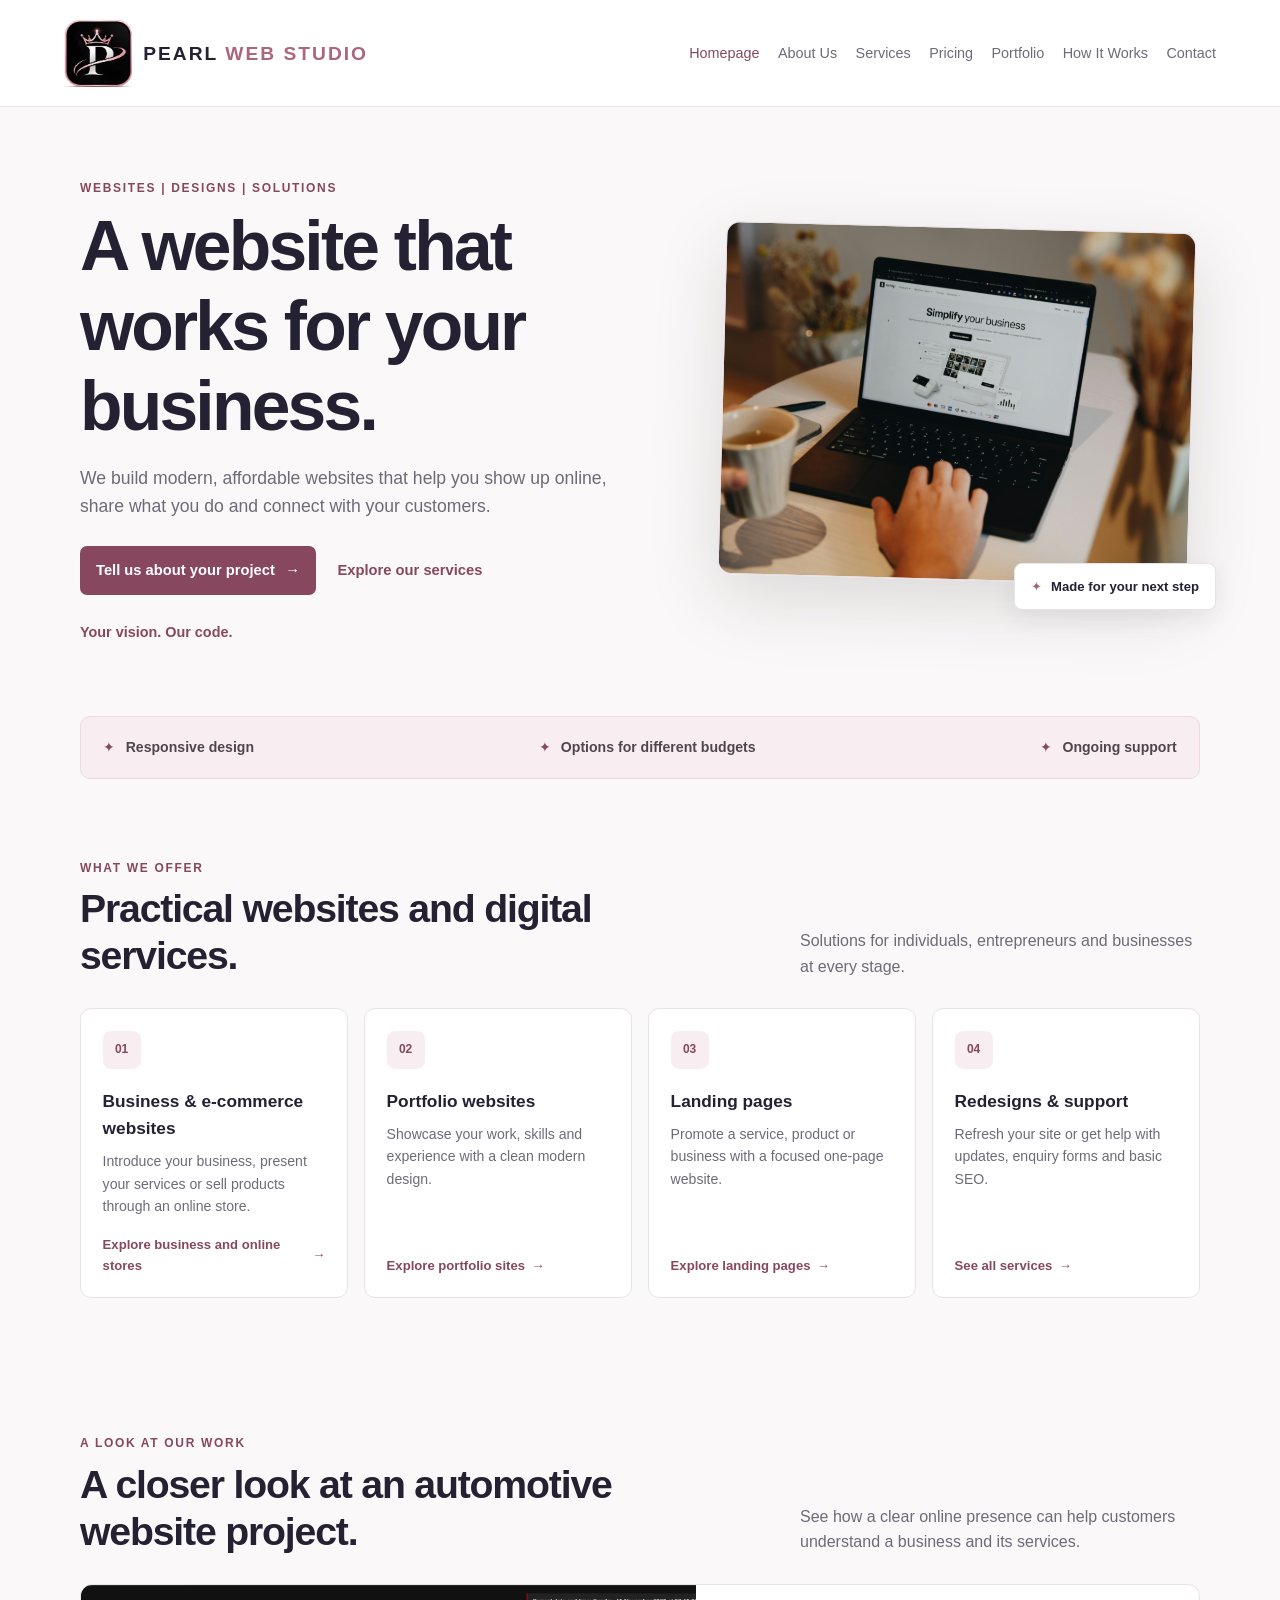
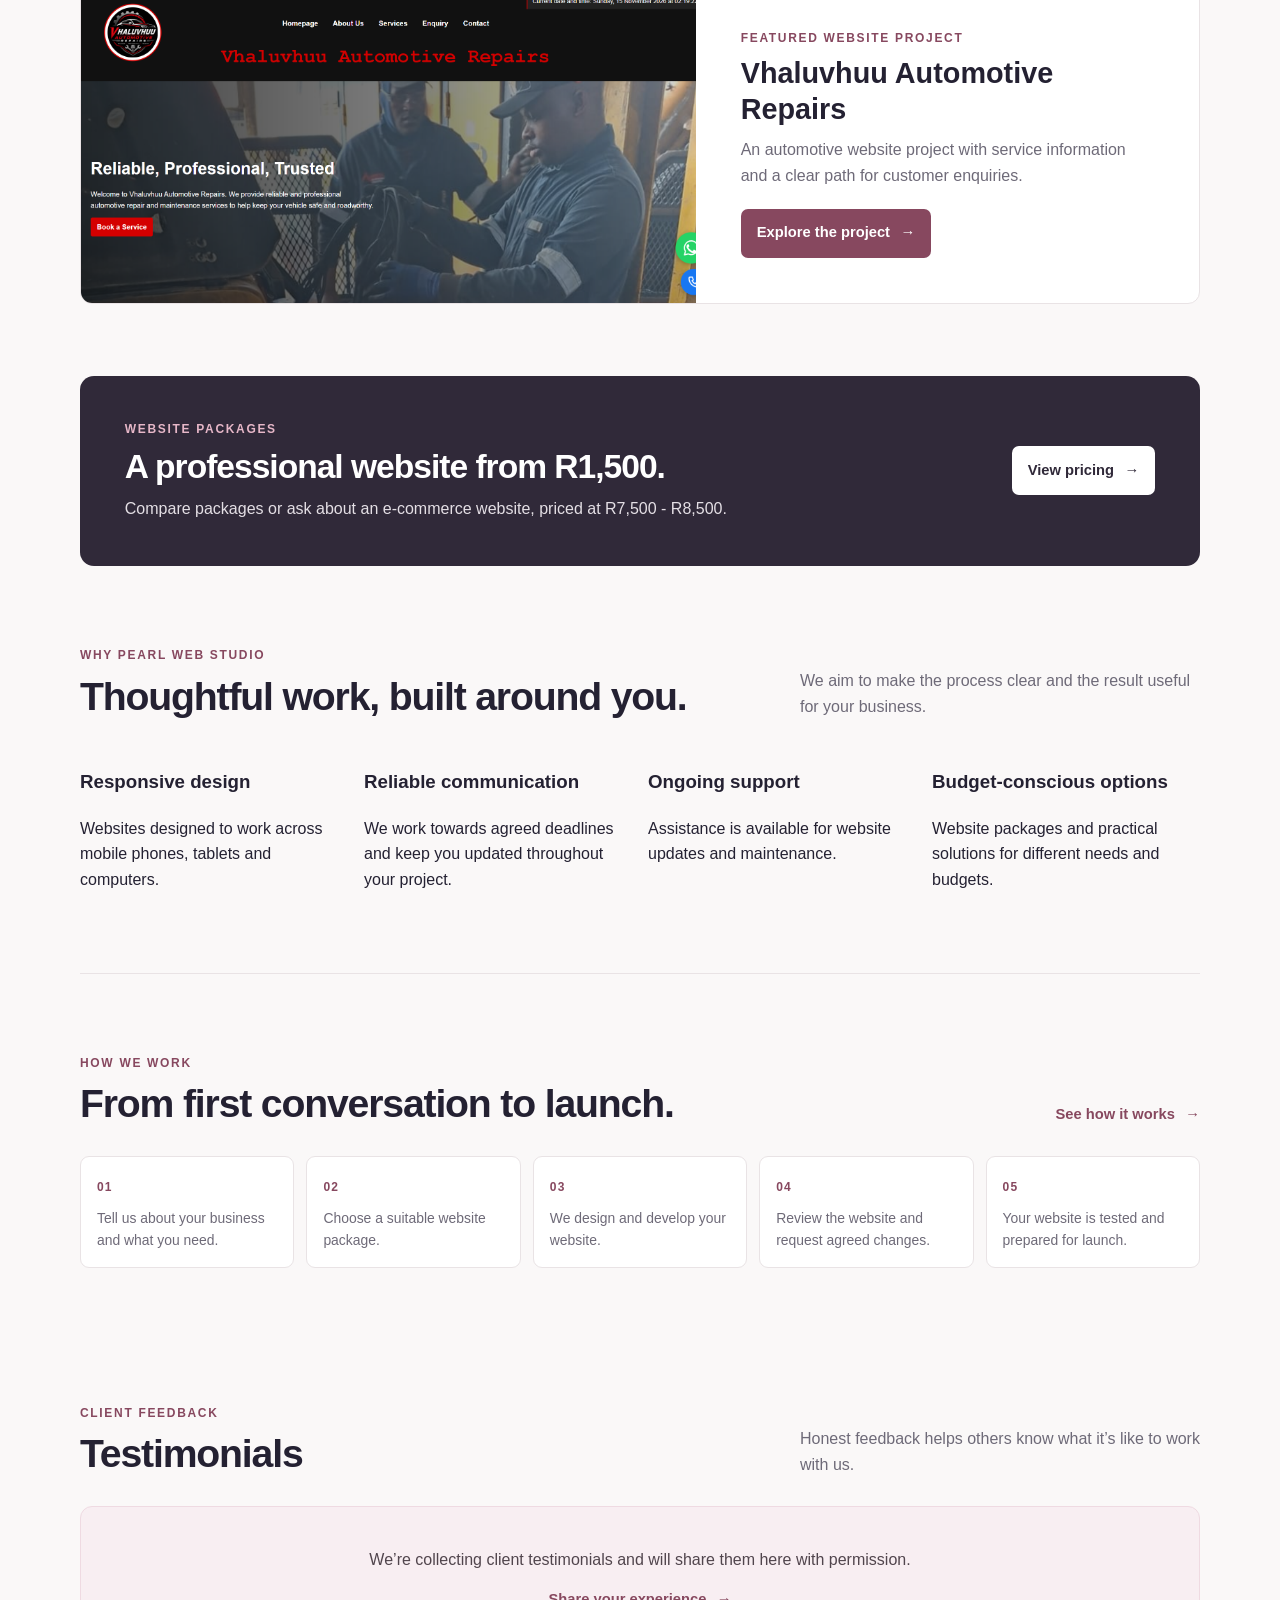
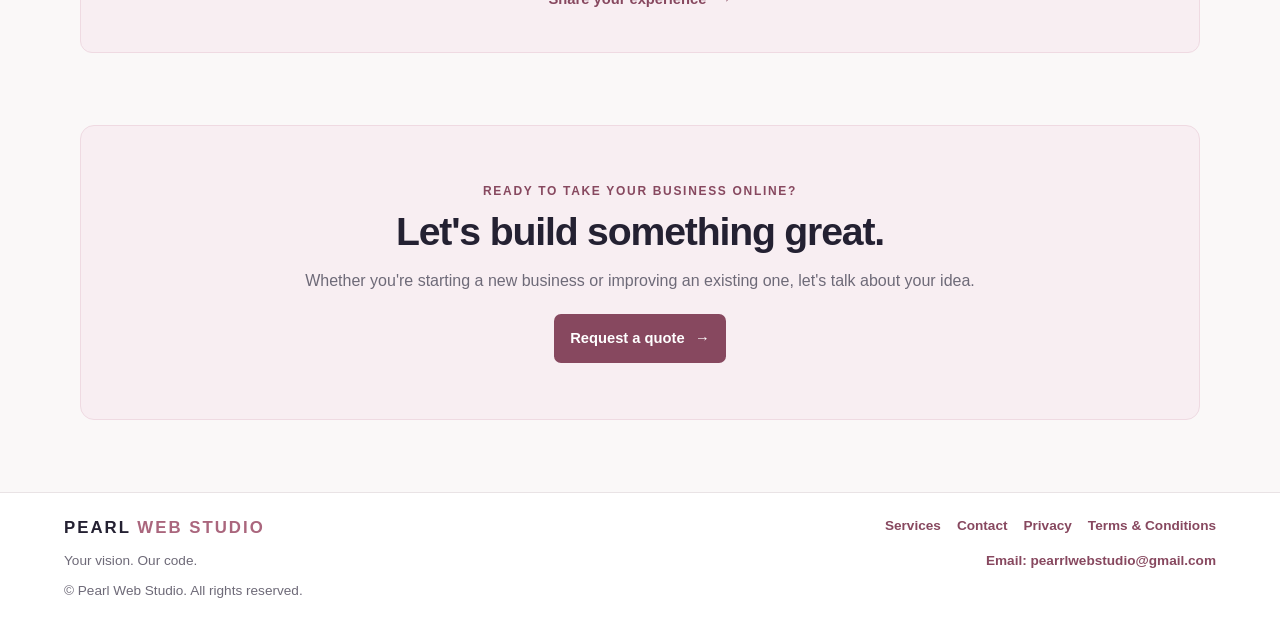
<file: index.html>
<!DOCTYPE html>
<html lang="en">
<head>
    <meta charset="UTF-8">
    <meta name="viewport" content="width=device-width, initial-scale=1.0">
    <meta name="description" content="Pearl Web Studio creates affordable, professional websites for small businesses, entrepreneurs and individuals.">
    <title>Pearl Web Studio | Websites, Designs &amp; Solutions</title>
    <link rel="canonical" href="https://pearl0520.github.io/Pearl-Web-Studio/">
    <meta property="og:type" content="website">
    <meta property="og:title" content="Pearl Web Studio | Websites, Designs &amp; Solutions">
    <meta property="og:description" content="Pearl Web Studio creates affordable, professional websites for small businesses, entrepreneurs and individuals.">
    <meta property="og:url" content="https://pearl0520.github.io/Pearl-Web-Studio/">
    <meta property="og:image" content="https://pearl0520.github.io/Pearl-Web-Studio/images/Pearl%20Web%20Studio%20Logo%20Suite.png">
    <meta property="og:image:alt" content="Pearl Web Studio logo">
    <meta name="twitter:card" content="summary">
    <link rel="icon" href="images/Pearl%20Web%20Studio%20Logo%20Suite.png" type="image/png" sizes="378x378">
    <link rel="shortcut icon" href="images/Pearl%20Web%20Studio%20Logo%20Suite.png" type="image/png">
    <link rel="stylesheet" href="css/style.css">
    <script src="JavaScript/main.js" defer></script>
</head>
<body>
    <header class="site-header">
        <a class="brand brand-logo" href="index.html" aria-label="Pearl Web Studio home">
            <img src="images/Pearl%20Web%20Studio%20Logo%20Suite.png" alt="">
            <span class="brand-wordmark">PEARL <span>WEB STUDIO</span></span>
        </a>
        <button class="mobile-nav-toggle" type="button" aria-expanded="false" aria-controls="main-navigation">
            <span class="mobile-menu-icon" aria-hidden="true"><span></span><span></span><span></span></span>
            <span>Menu</span>
        </button>
        <nav id="main-navigation" aria-label="Main navigation">
            <a class="current" href="index.html" aria-current="page">Homepage</a>
            <a href="about.html">About Us</a>
            <a href="services.html">Services</a>
            <a href="pricing.html">Pricing</a>
            <a href="portfolio.html">Portfolio</a>
            <a href="process.html">How It Works</a>
            <a href="contact.html">Contact</a>
        </nav>
    </header>

    <main>
        <section class="home-hero" aria-labelledby="home-title">
            <div class="hero-copy">
                <p class="eyebrow">WEBSITES | DESIGNS | SOLUTIONS</p>
                <h1 id="home-title">A website that works for your business.</h1>
                <p class="hero-description">
                    We build modern, affordable websites that help you show up online,
                    share what you do and connect with your customers.
                </p>
                <div class="hero-actions">
                    <a class="button-primary" href="contact.html">Tell us about your project <span aria-hidden="true">→</span></a>
                    <a class="button-text" href="services.html">Explore our services</a>
                </div>
                <p class="hero-tagline">Your vision. Our code.</p>
            </div>

            <div class="hero-visual">
                <img
                    class="hero-image"
                    src="images/business%20web.jpg"
                    alt="A laptop displaying an online store website"
                >
                <div class="visual-note">
                    <span aria-hidden="true">✦</span>
                    Made for your next step
                </div>
            </div>
        </section>

        <section class="highlights" aria-label="What to expect">
            <p><span aria-hidden="true">✦</span> Responsive design</p>
            <p><span aria-hidden="true">✦</span> Options for different budgets</p>
            <p><span aria-hidden="true">✦</span> Ongoing support</p>
        </section>

        <section class="services-section" aria-labelledby="services-title">
            <div class="home-section-heading">
                <div>
                    <p class="eyebrow">WHAT WE OFFER</p>
                    <h2 id="services-title">Practical websites and digital services.</h2>
                </div>
                <p>Solutions for individuals, entrepreneurs and businesses at every stage.</p>
            </div>
            <div class="service-grid">
                <article class="service-card">
                    <span class="service-icon" aria-hidden="true">01</span>
                    <h3>Business &amp; e-commerce websites</h3>
                    <p>Introduce your business, present your services or sell products through an online store.</p>
                    <a href="services.html">Explore business and online stores <span aria-hidden="true">→</span></a>
                </article>
                <article class="service-card">
                    <span class="service-icon" aria-hidden="true">02</span>
                    <h3>Portfolio websites</h3>
                    <p>Showcase your work, skills and experience with a clean modern design.</p>
                    <a href="services.html">Explore portfolio sites <span aria-hidden="true">→</span></a>
                </article>
                <article class="service-card">
                    <span class="service-icon" aria-hidden="true">03</span>
                    <h3>Landing pages</h3>
                    <p>Promote a service, product or business with a focused one-page website.</p>
                    <a href="services.html">Explore landing pages <span aria-hidden="true">→</span></a>
                </article>
                <article class="service-card">
                    <span class="service-icon" aria-hidden="true">04</span>
                    <h3>Redesigns &amp; support</h3>
                    <p>Refresh your site or get help with updates, enquiry forms and basic SEO.</p>
                    <a href="services.html">See all services <span aria-hidden="true">→</span></a>
                </article>
            </div>
        </section>

        <section class="featured-work-section" aria-labelledby="featured-work-title">
            <div class="home-section-heading">
                <div>
                    <p class="eyebrow">A LOOK AT OUR WORK</p>
                    <h2 id="featured-work-title">A closer look at an automotive website project.</h2>
                </div>
                <p>See how a clear online presence can help customers understand a business and its services.</p>
            </div>
            <article class="featured-work-card">
                <img
                    class="featured-work-image"
                    src="images/project%201.png"
                    alt="Screenshot of the Vhaluvhuu Automotive Repairs website"
                    loading="lazy"
                >
                <div class="featured-work-copy">
                    <p class="eyebrow">FEATURED WEBSITE PROJECT</p>
                    <h3>Vhaluvhuu Automotive Repairs</h3>
                    <p>An automotive website project with service information and a clear path for customer enquiries.</p>
                    <a class="button-primary" href="portfolio.html">Explore the project <span aria-hidden="true">→</span></a>
                </div>
            </article>
        </section>

        <section class="price-banner" aria-labelledby="price-title">
            <div>
                <p class="eyebrow">WEBSITE PACKAGES</p>
                <h2 id="price-title">A professional website from R1,500.</h2>
                <p>Compare packages or ask about an e-commerce website, priced at R7,500 - R8,500.</p>
            </div>
            <a class="button-light" href="pricing.html">View pricing <span aria-hidden="true">→</span></a>
        </section>

        <section class="why-section" aria-labelledby="why-title">
            <div class="home-section-heading">
                <div>
                    <p class="eyebrow">WHY PEARL WEB STUDIO</p>
                    <h2 id="why-title">Thoughtful work, built around you.</h2>
                </div>
                <p>We aim to make the process clear and the result useful for your business.</p>
            </div>
            <div class="why-grid">
                <article>
                    <h3>Responsive design</h3>
                    <p>Websites designed to work across mobile phones, tablets and computers.</p>
                </article>
                <article>
                    <h3>Reliable communication</h3>
                    <p>We work towards agreed deadlines and keep you updated throughout your project.</p>
                </article>
                <article>
                    <h3>Ongoing support</h3>
                    <p>Assistance is available for website updates and maintenance.</p>
                </article>
                <article>
                    <h3>Budget-conscious options</h3>
                    <p>Website packages and practical solutions for different needs and budgets.</p>
                </article>
            </div>
        </section>

        <section class="process-section" aria-labelledby="process-title">
            <div class="home-section-heading">
                <div>
                    <p class="eyebrow">HOW WE WORK</p>
                    <h2 id="process-title">From first conversation to launch.</h2>
                </div>
                <a class="button-text" href="process.html">See how it works <span aria-hidden="true">→</span></a>
            </div>
            <ol class="process-list">
                <li><span>01</span><p>Tell us about your business and what you need.</p></li>
                <li><span>02</span><p>Choose a suitable website package.</p></li>
                <li><span>03</span><p>We design and develop your website.</p></li>
                <li><span>04</span><p>Review the website and request agreed changes.</p></li>
                <li><span>05</span><p>Your website is tested and prepared for launch.</p></li>
            </ol>
        </section>

        <section class="testimonials-section" aria-labelledby="testimonials-title">
            <div class="home-section-heading">
                <div>
                    <p class="eyebrow">CLIENT FEEDBACK</p>
                    <h2 id="testimonials-title">Testimonials</h2>
                </div>
                <p>Honest feedback helps others know what it’s like to work with us.</p>
            </div>
            <div class="testimonial-invitation">
                <p>We’re collecting client testimonials and will share them here with permission.</p>
                <a class="button-text" href="contact.html">Share your experience <span aria-hidden="true">→</span></a>
            </div>
        </section>

        <section class="home-cta" aria-labelledby="home-cta-title">
            <p class="eyebrow">READY TO TAKE YOUR BUSINESS ONLINE?</p>
            <h2 id="home-cta-title">Let's build something great.</h2>
            <p>Whether you're starting a new business or improving an existing one, let's talk about your idea.</p>
            <a class="button-primary" href="contact.html">Request a quote <span aria-hidden="true">→</span></a>
        </section>
    </main>

    <footer class="site-footer">
        <a class="brand" href="index.html">PEARL <span>WEB STUDIO</span></a>
        <p class="footer-tagline">Your vision. Our code.</p>
        <nav class="footer-links" aria-label="Footer navigation">
            <a href="services.html">Services</a>
            <a href="contact.html">Contact</a>
            <a href="privacy.html">Privacy</a>
            <a href="terms.html">Terms &amp; Conditions</a>
        </nav>
        <p class="footer-email"><a href="mailto:pearrlwebstudio@gmail.com">Email: pearrlwebstudio@gmail.com</a></p>
        <p class="footer-copyright">&copy; Pearl Web Studio. All rights reserved.</p>
    </footer>
</body>
</html>
</file>
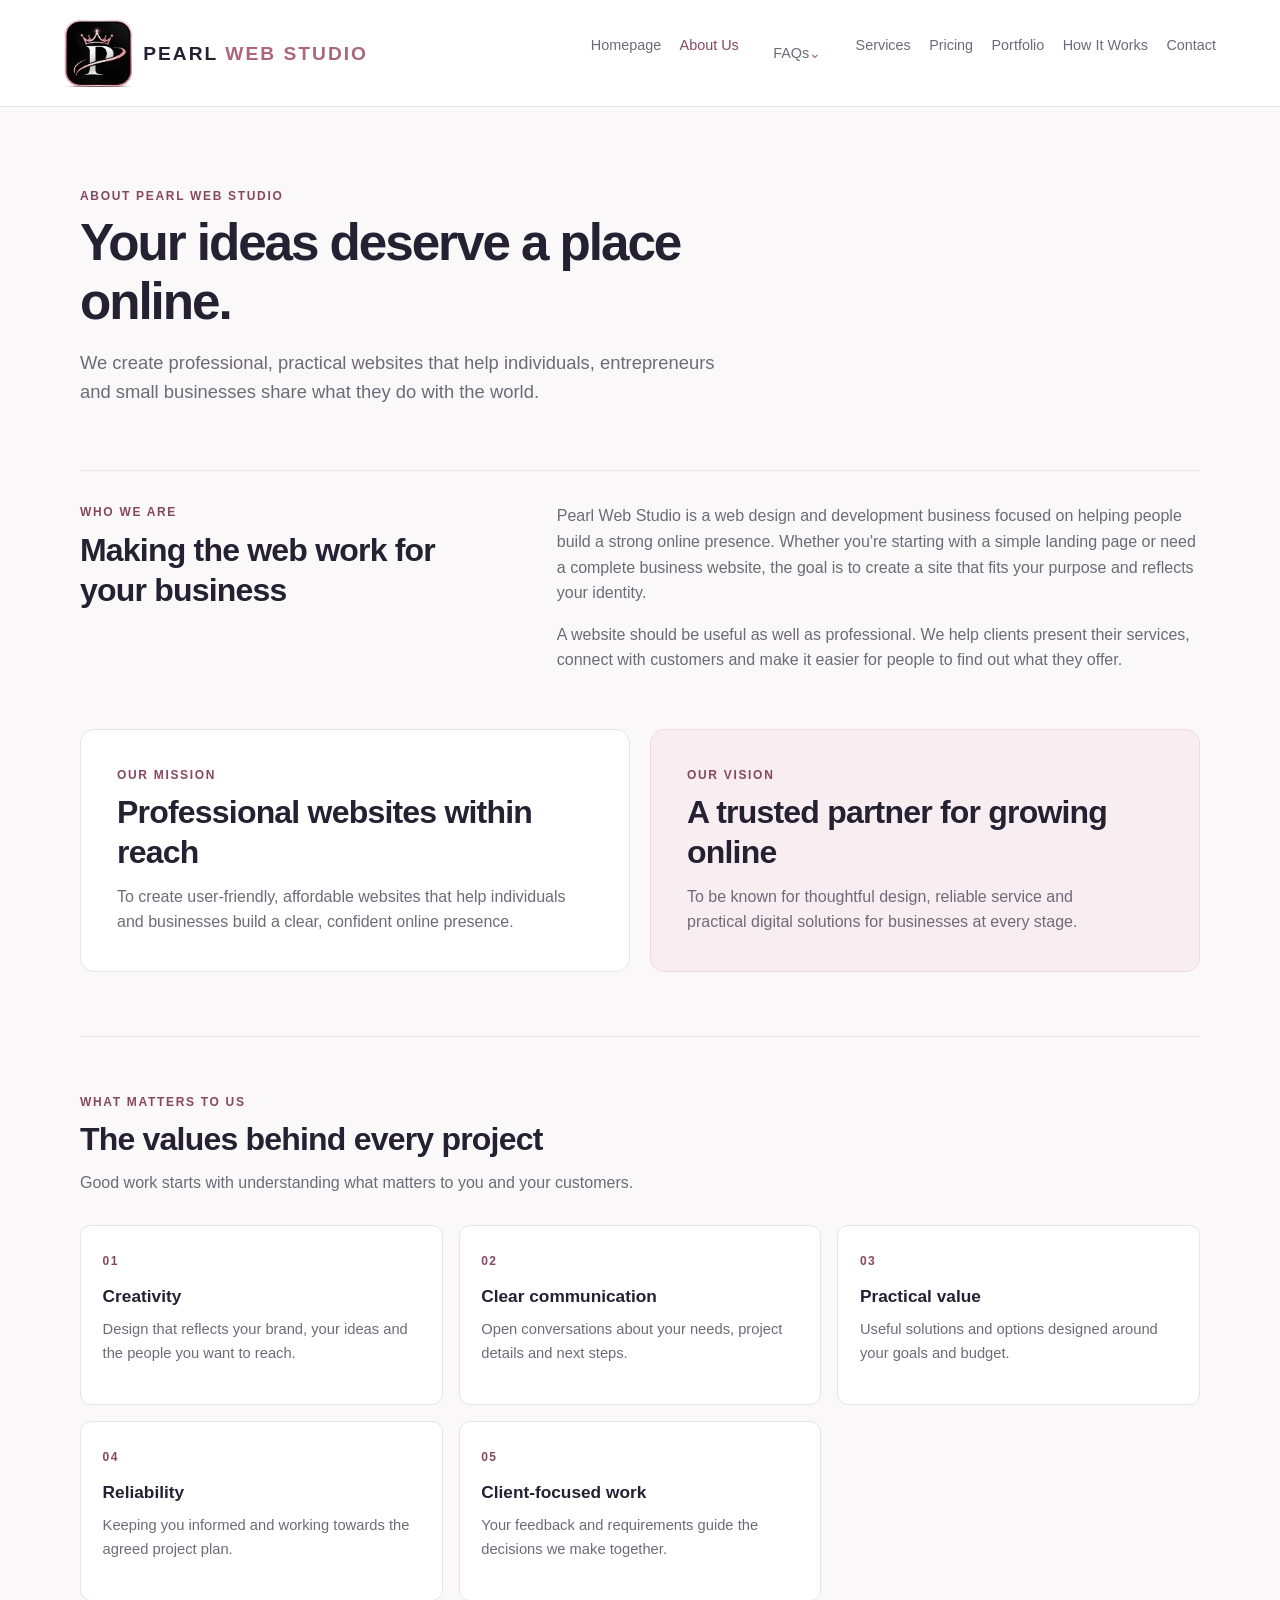
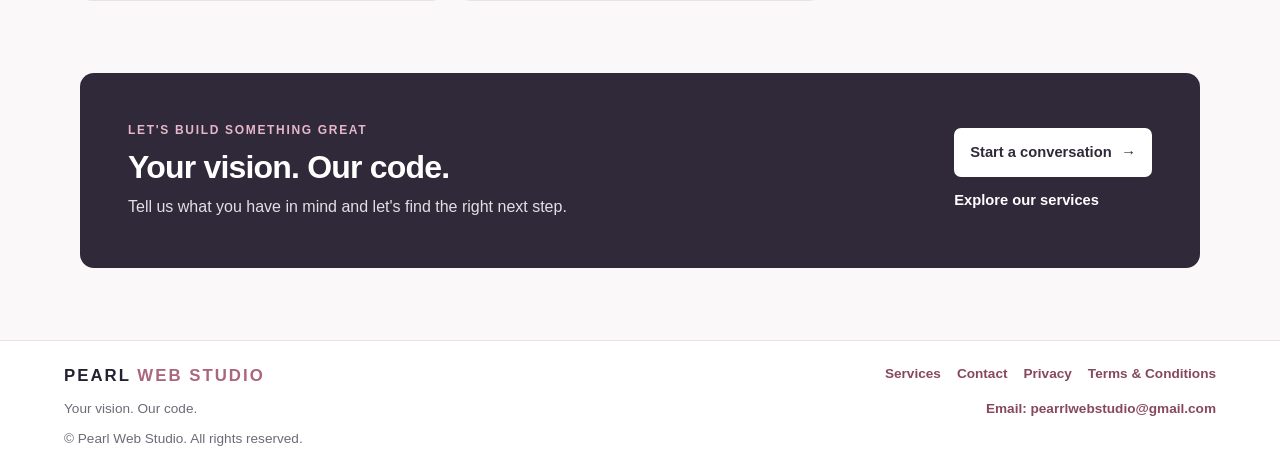
<file: about.html>
<!DOCTYPE html>
<html lang="en">
<head>
    <meta charset="UTF-8">
    <meta name="viewport" content="width=device-width, initial-scale=1.0">
    <meta name="description" content="Learn about Pearl Web Studio's mission to make professional, practical websites accessible to individuals and businesses.">
    <title>About Pearl Web Studio</title>
    <link rel="canonical" href="https://pearl0520.github.io/Pearl-Web-Studio/about.html">
    <meta property="og:type" content="website">
    <meta property="og:title" content="About Pearl Web Studio">
    <meta property="og:description" content="Learn about Pearl Web Studio's mission to make professional, practical websites accessible to individuals and businesses.">
    <meta property="og:url" content="https://pearl0520.github.io/Pearl-Web-Studio/about.html">
    <meta property="og:image" content="https://pearl0520.github.io/Pearl-Web-Studio/images/Pearl%20Web%20Studio%20Logo%20Suite.png">
    <meta property="og:image:alt" content="Pearl Web Studio logo">
    <meta name="twitter:card" content="summary">
    <link rel="icon" href="images/Pearl%20Web%20Studio%20Logo%20Suite.png" type="image/png" sizes="378x378">
    <link rel="shortcut icon" href="images/Pearl%20Web%20Studio%20Logo%20Suite.png" type="image/png">
    <link rel="stylesheet" href="css/style.css">
    <script src="JavaScript/main.js" defer></script>
</head>
<body>
    <header class="site-header">
        <a class="brand brand-logo" href="index.html" aria-label="Pearl Web Studio home">
            <img src="images/Pearl%20Web%20Studio%20Logo%20Suite.png" alt="">
            <span class="brand-wordmark">PEARL <span>WEB STUDIO</span></span>
        </a>
        <button class="mobile-nav-toggle" type="button" aria-expanded="false" aria-controls="main-navigation">
            <span class="mobile-menu-icon" aria-hidden="true"><span></span><span></span><span></span></span>
            <span>Menu</span>
        </button>
        <nav id="main-navigation" aria-label="Main navigation">
            <a href="index.html">Homepage</a>
            <a class="current" href="about.html" aria-current="page">About Us</a>
            <details class="nav-faq-dropdown">
                <summary>FAQs</summary>
                <div class="nav-faq-menu">
                    <details class="nav-faq-item">
                        <summary>1. How much does a website cost?</summary>
                        <div class="faq-answer"><p>Our website packages start at R1,500 for a one-page website. The final price depends on the package and any additional features you require.</p></div>
                    </details>
                    <details class="nav-faq-item">
                        <summary>2. How long does it take to build a website?</summary>
                        <div class="faq-answer"><p>The timeline depends on the size and complexity of the project. We'll provide an estimated completion date before development begins.</p></div>
                    </details>
                    <details class="nav-faq-item">
                        <summary>3. Do I need to purchase a domain?</summary>
                        <div class="faq-answer"><p>A domain is your website's unique internet address. We can assist you with registering and connecting a domain to your website.</p></div>
                    </details>
                    <details class="nav-faq-item">
                        <summary>4. Do you offer website hosting?</summary>
                        <div class="faq-answer"><p>Yes. We can assist with finding and setting up suitable hosting options depending on your website requirements.</p></div>
                    </details>
                    <details class="nav-faq-item">
                        <summary>5. Will my website work on mobile phones?</summary>
                        <div class="faq-answer"><p>Yes. We aim to create responsive websites that adjust to different screen sizes, including smartphones, tablets and computers.</p></div>
                    </details>
                    <details class="nav-faq-item">
                        <summary>6. Can you redesign my existing website?</summary>
                        <div class="faq-answer"><p>Yes. We offer website redesign services to improve the appearance, layout and functionality of existing websites.</p></div>
                    </details>
                    <details class="nav-faq-item">
                        <summary>7. Do you offer website maintenance?</summary>
                        <div class="faq-answer"><p>Yes. Our basic website maintenance service starts at R500 per month.</p></div>
                    </details>
                    <details class="nav-faq-item">
                        <summary>8. Can I request additional features?</summary>
                        <div class="faq-answer"><p>Yes. Additional features such as booking systems, payment integrations and other plugins can be discussed and quoted separately.</p></div>
                    </details>
                    <details class="nav-faq-item">
                        <summary>9. How do payments work?</summary>
                        <div class="faq-answer"><p>We require a 50% deposit before development begins. The remaining 50% is payable before the final website handover.</p></div>
                    </details>
                    <details class="nav-faq-item">
                        <summary>10. Can I update my website after it has been completed?</summary>
                        <div class="faq-answer"><p>Yes, depending on the platform and website setup. We can also assist with updates through our maintenance service.</p></div>
                    </details>
                    <details class="nav-faq-item">
                        <summary>11. Do you work with startups and small businesses?</summary>
                        <div class="faq-answer"><p>Absolutely! We work with individuals, entrepreneurs, startups and businesses looking to establish or improve their online presence.</p></div>
                    </details>
                    <details class="nav-faq-item">
                        <summary>12. How do I get started?</summary>
                        <div class="faq-answer"><p>Simply contact us through WhatsApp or our enquiry form. Tell us about your project, and we'll guide you through the next steps.</p></div>
                    </details>
                    <a class="nav-faq-contact" href="contact.html">Still have questions? Contact us.</a>
                </div>
            </details>
            <a href="services.html">Services</a>
            <a href="pricing.html">Pricing</a>
            <a href="portfolio.html">Portfolio</a>
            <a href="process.html">How It Works</a>
            <a href="contact.html">Contact</a>
        </nav>
    </header>

    <main>
        <section class="about-hero" aria-labelledby="about-title">
            <p class="eyebrow">ABOUT PEARL WEB STUDIO</p>
            <h1 id="about-title">Your ideas deserve a place online.</h1>
            <p>
                We create professional, practical websites that help individuals,
                entrepreneurs and small businesses share what they do with the world.
            </p>
        </section>

        <section class="about-story" aria-labelledby="story-title">
            <div class="about-section-heading">
                <p class="eyebrow">WHO WE ARE</p>
                <h2 id="story-title">Making the web work for your business</h2>
            </div>
            <div class="story-copy">
                <p>
                    Pearl Web Studio is a web design and development business focused on
                    helping people build a strong online presence. Whether you're starting
                    with a simple landing page or need a complete business website, the goal
                    is to create a site that fits your purpose and reflects your identity.
                </p>
                <p>
                    A website should be useful as well as professional. We help clients
                    present their services, connect with customers and make it easier for
                    people to find out what they offer.
                </p>
            </div>
        </section>

        <section class="purpose-section" aria-label="Our mission and vision">
            <article class="purpose-card">
                <p class="eyebrow">OUR MISSION</p>
                <h2>Professional websites within reach</h2>
                <p>
                    To create user-friendly, affordable websites that help individuals
                    and businesses build a clear, confident online presence.
                </p>
            </article>
            <article class="purpose-card purpose-card-highlight">
                <p class="eyebrow">OUR VISION</p>
                <h2>A trusted partner for growing online</h2>
                <p>
                    To be known for thoughtful design, reliable service and practical
                    digital solutions for businesses at every stage.
                </p>
            </article>
        </section>

        <section class="values-section" aria-labelledby="values-title">
            <div class="about-section-heading">
                <p class="eyebrow">WHAT MATTERS TO US</p>
                <h2 id="values-title">The values behind every project</h2>
                <p>Good work starts with understanding what matters to you and your customers.</p>
            </div>
            <div class="values-grid">
                <article class="value-card">
                    <span class="value-number" aria-hidden="true">01</span>
                    <h3>Creativity</h3>
                    <p>Design that reflects your brand, your ideas and the people you want to reach.</p>
                </article>
                <article class="value-card">
                    <span class="value-number" aria-hidden="true">02</span>
                    <h3>Clear communication</h3>
                    <p>Open conversations about your needs, project details and next steps.</p>
                </article>
                <article class="value-card">
                    <span class="value-number" aria-hidden="true">03</span>
                    <h3>Practical value</h3>
                    <p>Useful solutions and options designed around your goals and budget.</p>
                </article>
                <article class="value-card">
                    <span class="value-number" aria-hidden="true">04</span>
                    <h3>Reliability</h3>
                    <p>Keeping you informed and working towards the agreed project plan.</p>
                </article>
                <article class="value-card">
                    <span class="value-number" aria-hidden="true">05</span>
                    <h3>Client-focused work</h3>
                    <p>Your feedback and requirements guide the decisions we make together.</p>
                </article>
            </div>
        </section>

        <section class="about-cta" aria-labelledby="cta-title">
            <div>
                <p class="eyebrow">LET'S BUILD SOMETHING GREAT</p>
                <h2 id="cta-title">Your vision. Our code.</h2>
                <p>Tell us what you have in mind and let's find the right next step.</p>
            </div>
            <div class="cta-links">
                <a class="cta-primary" href="contact.html">Start a conversation <span aria-hidden="true">→</span></a>
                <a class="cta-secondary" href="services.html">Explore our services</a>
            </div>
        </section>
    </main>

    <footer class="site-footer">
        <a class="brand" href="index.html">PEARL <span>WEB STUDIO</span></a>
        <p class="footer-tagline">Your vision. Our code.</p>
        <nav class="footer-links" aria-label="Footer navigation">
            <a href="services.html">Services</a>
            <a href="contact.html">Contact</a>
            <a href="privacy.html">Privacy</a>
            <a href="terms.html">Terms &amp; Conditions</a>
        </nav>
        <p class="footer-email"><a href="mailto:pearrlwebstudio@gmail.com">Email: pearrlwebstudio@gmail.com</a></p>
        <p class="footer-copyright">&copy; Pearl Web Studio. All rights reserved.</p>
    </footer>
</body>
</html>
</file>
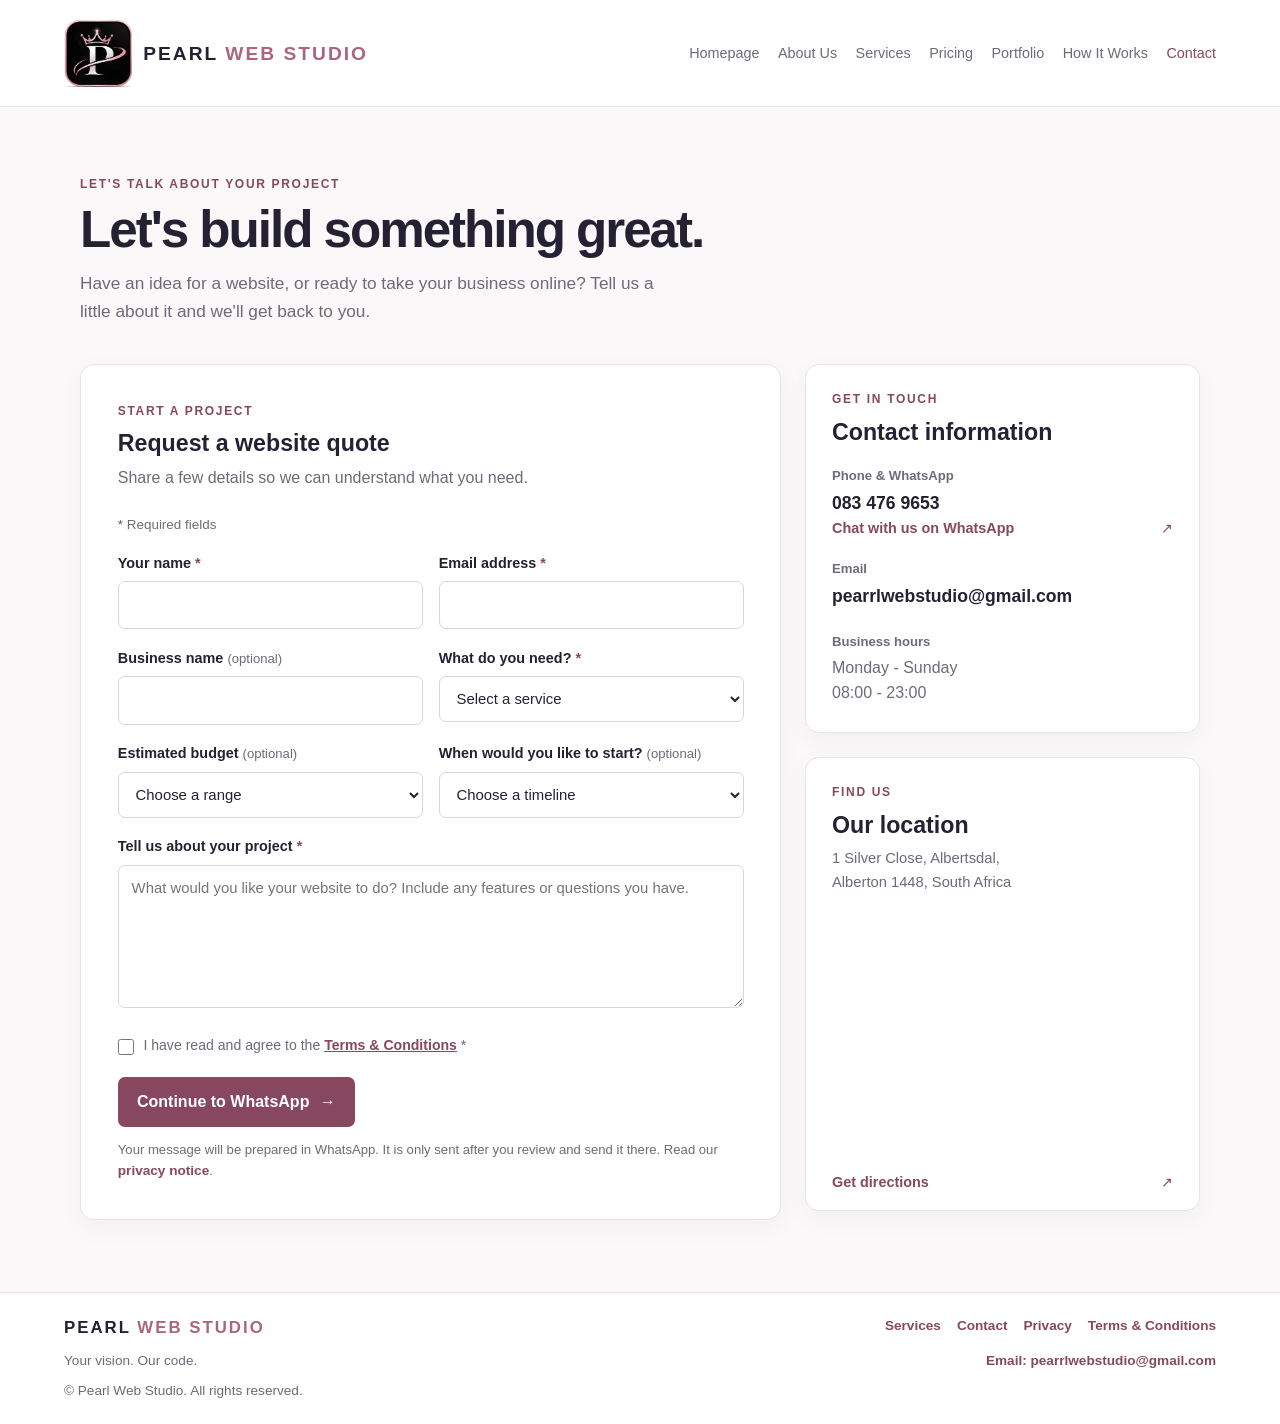
<file: contact.html>
<!DOCTYPE html>
<html lang="en">
<head>
    <meta charset="UTF-8">
    <meta name="viewport" content="width=device-width, initial-scale=1.0">
    <meta name="description" content="Get in touch with Pearl Web Studio to discuss your website project or request a quote.">
    <title>Contact Pearl Web Studio</title>
    <link rel="canonical" href="https://pearl0520.github.io/Pearl-Web-Studio/contact.html">
    <meta property="og:type" content="website">
    <meta property="og:title" content="Contact Pearl Web Studio">
    <meta property="og:description" content="Get in touch with Pearl Web Studio to discuss your website project or request a quote.">
    <meta property="og:url" content="https://pearl0520.github.io/Pearl-Web-Studio/contact.html">
    <meta property="og:image" content="https://pearl0520.github.io/Pearl-Web-Studio/images/Pearl%20Web%20Studio%20Logo%20Suite.png">
    <meta property="og:image:alt" content="Pearl Web Studio logo">
    <meta name="twitter:card" content="summary">
    <link rel="icon" href="images/Pearl%20Web%20Studio%20Logo%20Suite.png" type="image/png" sizes="378x378">
    <link rel="shortcut icon" href="images/Pearl%20Web%20Studio%20Logo%20Suite.png" type="image/png">
    <link rel="stylesheet" href="css/style.css">
    <script src="JavaScript/main.js" defer></script>
</head>
<body>
    <header class="site-header">
        <a class="brand brand-logo" href="index.html" aria-label="Pearl Web Studio home">
            <img src="images/Pearl%20Web%20Studio%20Logo%20Suite.png" alt="">
            <span class="brand-wordmark">PEARL <span>WEB STUDIO</span></span>
        </a>
        <button class="mobile-nav-toggle" type="button" aria-expanded="false" aria-controls="main-navigation">
            <span class="mobile-menu-icon" aria-hidden="true"><span></span><span></span><span></span></span>
            <span>Menu</span>
        </button>
        <nav id="main-navigation" aria-label="Main navigation">
            <a href="index.html">Homepage</a>
            <a href="about.html">About Us</a>
            <a href="services.html">Services</a>
            <a href="pricing.html">Pricing</a>
            <a href="portfolio.html">Portfolio</a>
            <a href="process.html">How It Works</a>
            <a class="current" href="contact.html" aria-current="page">Contact</a>
        </nav>
    </header>

    <main>
        <section class="intro">
            <p class="eyebrow">LET'S TALK ABOUT YOUR PROJECT</p>
            <h1>Let's build something great.</h1>
            <p class="intro-copy">
                Have an idea for a website, or ready to take your business online?
                Tell us a little about it and we'll get back to you.
            </p>
        </section>

        <div class="contact-layout">
            <section class="form-card" aria-labelledby="form-heading">
                <p class="eyebrow">START A PROJECT</p>
                <h2 id="form-heading">Request a website quote</h2>
                <p class="form-intro">Share a few details so we can understand what you need.</p>
                <p class="required-note"><span aria-hidden="true">*</span> Required fields</p>

                <form id="project-enquiry">
                    <div class="form-grid">
                        <div class="field">
                            <label for="name">Your name <span aria-hidden="true">*</span></label>
                            <input id="name" name="name" type="text" autocomplete="name" required>
                        </div>
                        <div class="field">
                            <label for="email">Email address <span aria-hidden="true">*</span></label>
                            <input id="email" name="email" type="email" autocomplete="email" required>
                        </div>
                        <div class="field">
                            <label for="business">Business name <span class="optional">(optional)</span></label>
                            <input id="business" name="business" type="text" autocomplete="organization">
                        </div>
                        <div class="field">
                            <label for="project-type">What do you need? <span aria-hidden="true">*</span></label>
                            <select id="project-type" name="projectType" required>
                                <option value="" selected disabled>Select a service</option>
                                <option>Business website</option>
                                <option>E-commerce website / online store</option>
                                <option>Portfolio website</option>
                                <option>Landing page</option>
                                <option>Website redesign</option>
                                <option>Website maintenance</option>
                                <option>Other / not sure yet</option>
                            </select>
                        </div>
                        <div class="field">
                            <label for="budget">Estimated budget <span class="optional">(optional)</span></label>
                            <select id="budget" name="budget">
                                <option value="" selected>Choose a range</option>
                                <option>R1,500 - R2,500</option>
                                <option>R2,500 - R4,000</option>
                                <option>R5,000 - R7,500</option>
                                <option>R7,500 - R8,500</option>
                                <option>Over R8,500</option>
                                <option>Not sure yet</option>
                            </select>
                        </div>
                        <div class="field">
                            <label for="timeline">When would you like to start? <span class="optional">(optional)</span></label>
                            <select id="timeline" name="timeline">
                                <option value="" selected>Choose a timeline</option>
                                <option>As soon as possible</option>
                                <option>Within a month</option>
                                <option>In 1 - 3 months</option>
                                <option>Just researching</option>
                            </select>
                        </div>
                        <div class="field field-full">
                            <label for="message">Tell us about your project <span aria-hidden="true">*</span></label>
                            <textarea id="message" name="message" rows="5" required placeholder="What would you like your website to do? Include any features or questions you have."></textarea>
                        </div>
                    </div>
                    <div class="terms-consent">
                        <input id="terms-accepted" name="termsAccepted" type="checkbox" required>
                        <label for="terms-accepted">I have read and agree to the <a href="terms.html" target="_blank" rel="noopener noreferrer">Terms &amp; Conditions</a> <span aria-hidden="true">*</span></label>
                    </div>
                    <button class="submit-button" type="submit">Continue to WhatsApp <span aria-hidden="true">→</span></button>
                    <p class="form-note">Your message will be prepared in WhatsApp. It is only sent after you review and send it there. Read our <a href="privacy.html">privacy notice</a>.</p>
                </form>
            </section>

            <aside class="contact-sidebar">
                <section class="info-card" aria-labelledby="contact-heading">
                    <p class="eyebrow">GET IN TOUCH</p>
                    <h2 id="contact-heading">Contact information</h2>
                    <p class="info-label">Phone &amp; WhatsApp</p>
                    <a class="contact-link" href="tel:+27834769653">083 476 9653</a>
                    <a class="whatsapp-link" href="https://wa.me/27834769653" target="_blank" rel="noopener noreferrer">Chat with us on WhatsApp <span aria-hidden="true">↗</span></a>
                    <p class="info-label">Email</p>
                    <a class="contact-link" href="mailto:pearrlwebstudio@gmail.com">pearrlwebstudio@gmail.com</a>
                    <p class="info-label hours-label">Business hours</p>
                    <p class="hours">Monday - Sunday<br>08:00 - 23:00</p>
                </section>

                <section class="map-card" aria-labelledby="location-heading">
                    <div class="map-heading">
                        <p class="eyebrow">FIND US</p>
                        <h2 id="location-heading">Our location</h2>
                        <address>1 Silver Close, Albertsdal,<br>Alberton 1448, South Africa</address>
                    </div>
                    <iframe
                        title="Map showing 1 Silver Close, Albertsdal, Alberton 1448"
                        src="https://maps.google.com/maps?q=1%20Silver%20Close%2C%20Albertsdal%2C%20Alberton%201448%2C%20South%20Africa&amp;output=embed"
                        loading="lazy"
                        referrerpolicy="no-referrer-when-downgrade"
                        allowfullscreen>
                    </iframe>
                    <a class="directions-link" href="https://www.google.com/maps/search/?api=1&amp;query=1%20Silver%20Close%2C%20Albertsdal%2C%20Alberton%201448%2C%20South%20Africa" target="_blank" rel="noopener noreferrer">Get directions <span aria-hidden="true">↗</span></a>
                </section>
            </aside>
        </div>
    </main>

    <footer class="site-footer">
        <a class="brand" href="index.html">PEARL <span>WEB STUDIO</span></a>
        <p class="footer-tagline">Your vision. Our code.</p>
        <nav class="footer-links" aria-label="Footer navigation">
            <a href="services.html">Services</a>
            <a href="contact.html">Contact</a>
            <a href="privacy.html">Privacy</a>
            <a href="terms.html">Terms &amp; Conditions</a>
        </nav>
        <p class="footer-email"><a href="mailto:pearrlwebstudio@gmail.com">Email: pearrlwebstudio@gmail.com</a></p>
        <p class="footer-copyright">&copy; Pearl Web Studio. All rights reserved.</p>
    </footer>

</body>
</html>
</file>
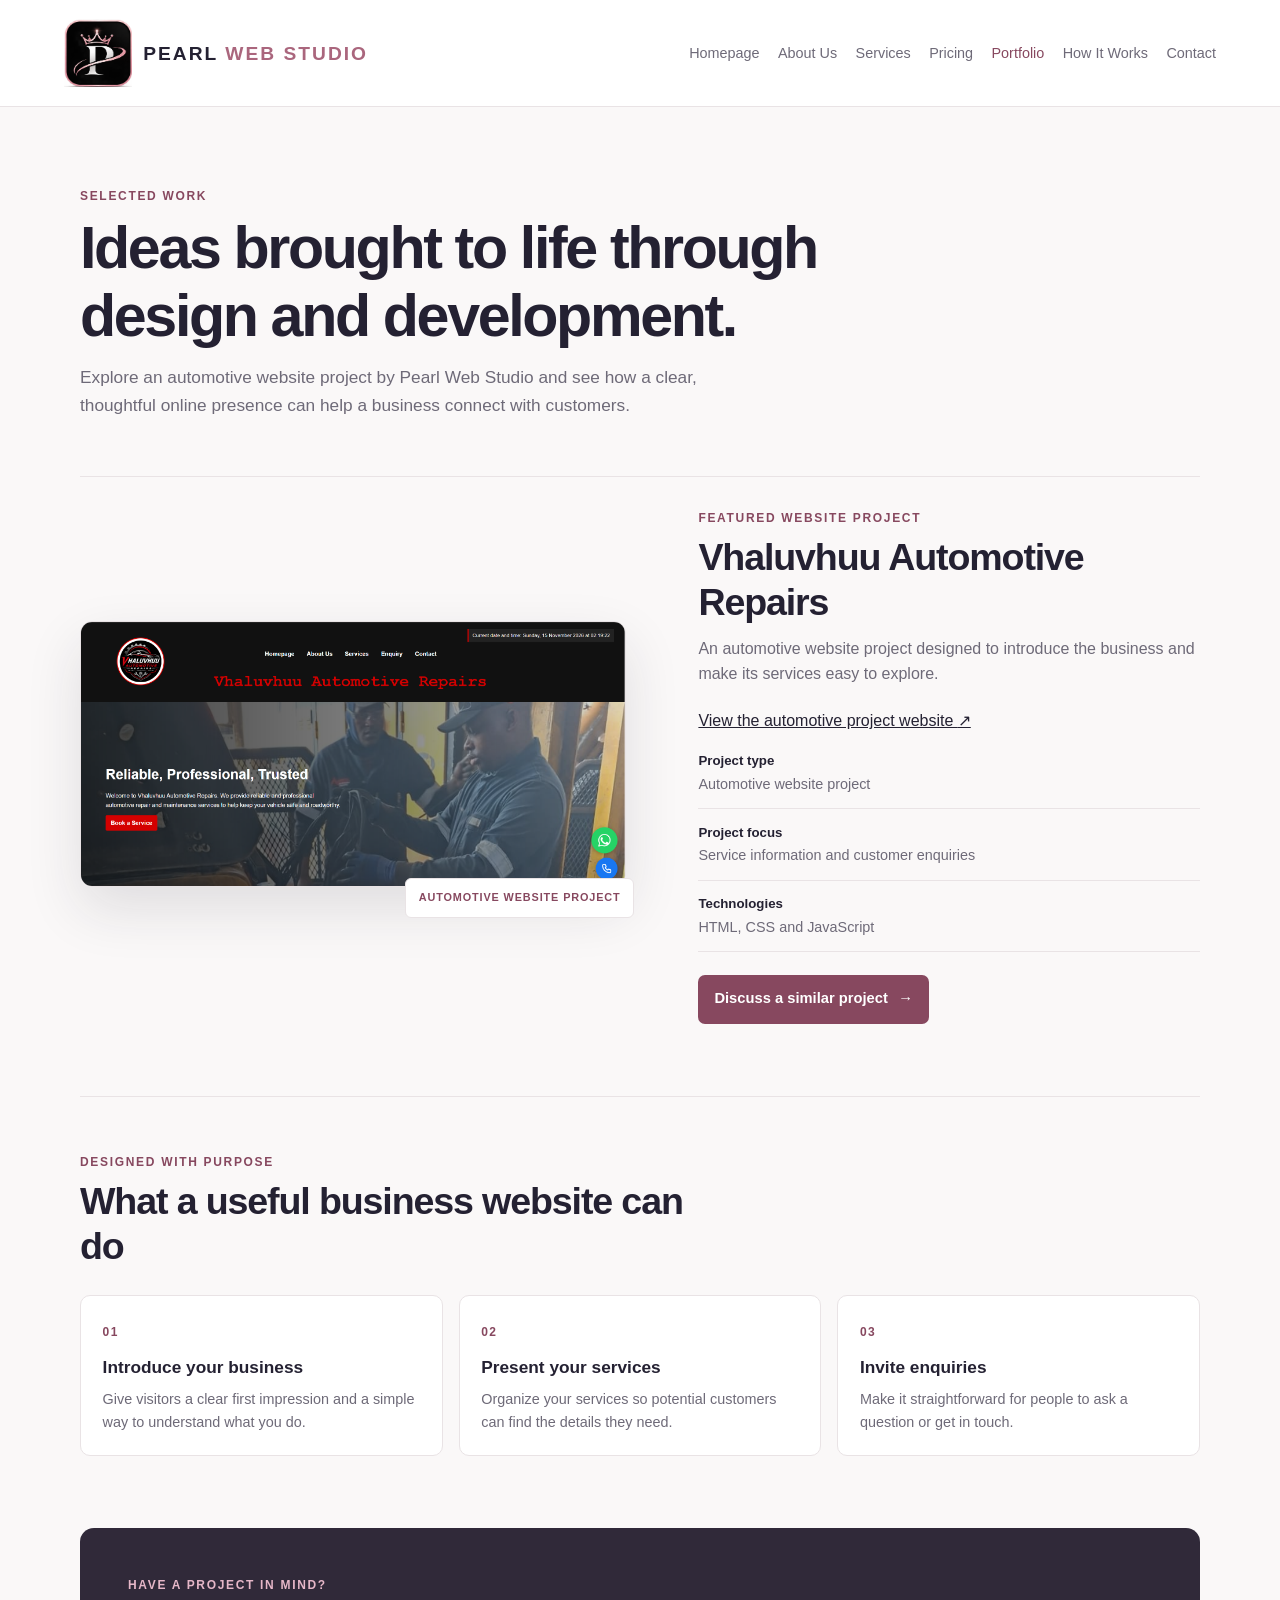
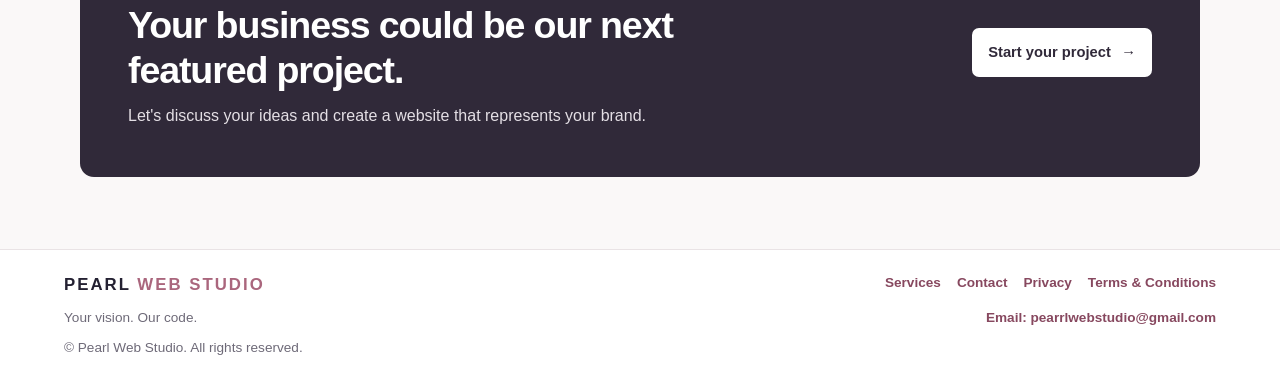
<file: portfolio.html>
<!DOCTYPE html>
<html lang="en">
<head>
    <meta charset="UTF-8">
    <meta name="viewport" content="width=device-width, initial-scale=1.0">
    <meta name="description" content="Explore an automotive website project by Pearl Web Studio and discuss a custom website for your business.">
    <title>Portfolio | Pearl Web Studio</title>
    <link rel="canonical" href="https://pearl0520.github.io/Pearl-Web-Studio/portfolio.html">
    <meta property="og:type" content="website">
    <meta property="og:title" content="Portfolio | Pearl Web Studio">
    <meta property="og:description" content="Explore an automotive website project by Pearl Web Studio and discuss a custom website for your business.">
    <meta property="og:url" content="https://pearl0520.github.io/Pearl-Web-Studio/portfolio.html">
    <meta property="og:image" content="https://pearl0520.github.io/Pearl-Web-Studio/images/Pearl%20Web%20Studio%20Logo%20Suite.png">
    <meta property="og:image:alt" content="Pearl Web Studio logo">
    <meta name="twitter:card" content="summary">
    <link rel="icon" href="images/Pearl%20Web%20Studio%20Logo%20Suite.png" type="image/png" sizes="378x378">
    <link rel="shortcut icon" href="images/Pearl%20Web%20Studio%20Logo%20Suite.png" type="image/png">
    <link rel="stylesheet" href="css/style.css">
    <script src="JavaScript/main.js" defer></script>
</head>
<body>
    <header class="site-header">
        <a class="brand brand-logo" href="index.html" aria-label="Pearl Web Studio home">
            <img src="images/Pearl%20Web%20Studio%20Logo%20Suite.png" alt="">
            <span class="brand-wordmark">PEARL <span>WEB STUDIO</span></span>
        </a>
        <button class="mobile-nav-toggle" type="button" aria-expanded="false" aria-controls="main-navigation">
            <span class="mobile-menu-icon" aria-hidden="true"><span></span><span></span><span></span></span>
            <span>Menu</span>
        </button>
        <nav id="main-navigation" aria-label="Main navigation">
            <a href="index.html">Homepage</a>
            <a href="about.html">About Us</a>
            <a href="services.html">Services</a>
            <a href="pricing.html">Pricing</a>
            <a class="current" href="portfolio.html" aria-current="page">Portfolio</a>
            <a href="process.html">How It Works</a>
            <a href="contact.html">Contact</a>
        </nav>
    </header>

    <main>
        <section class="portfolio-hero" aria-labelledby="portfolio-title">
            <p class="eyebrow">SELECTED WORK</p>
            <h1 id="portfolio-title">Ideas brought to life through design and development.</h1>
            <p>
                Explore an automotive website project by Pearl Web Studio and see how a clear,
                thoughtful online presence can help a business connect with customers.
            </p>
        </section>

        <section class="featured-project" aria-labelledby="featured-title">
            <div class="project-preview">
                <img
                    class="project-screenshot"
                    src="images/project%201.png"
                    alt="Screenshot of the Vhaluvhuu Automotive Repairs website"
                >
                <span class="preview-caption">AUTOMOTIVE WEBSITE PROJECT</span>
            </div>

            <div class="project-details">
                <p class="eyebrow">FEATURED WEBSITE PROJECT</p>
                <h2 id="featured-title">Vhaluvhuu Automotive Repairs</h2>
                <p class="project-intro">
                    An automotive website project designed to introduce the business
                    and make its services easy to explore.
                </p>
                <p><a href="https://pearl0520.github.io/Vhaluvhuu-Automotive-Repairs/" target="_blank" rel="noopener noreferrer">View the automotive project website <span aria-hidden="true">↗</span></a></p>
                <div class="project-facts">
                    <div>
                        <h3>Project type</h3>
                        <p>Automotive website project</p>
                    </div>
                    <div>
                        <h3>Project focus</h3>
                        <p>Service information and customer enquiries</p>
                    </div>
                    <div>
                        <h3>Technologies</h3>
                        <p>HTML, CSS and JavaScript</p>
                    </div>
                </div>
                <a class="portfolio-button" href="contact.html">Discuss a similar project <span aria-hidden="true">→</span></a>
            </div>
        </section>

        <section class="approach-section" aria-labelledby="approach-title">
            <div class="approach-heading">
                <p class="eyebrow">DESIGNED WITH PURPOSE</p>
                <h2 id="approach-title">What a useful business website can do</h2>
            </div>
            <div class="approach-grid">
                <article>
                    <span aria-hidden="true">01</span>
                    <h3>Introduce your business</h3>
                    <p>Give visitors a clear first impression and a simple way to understand what you do.</p>
                </article>
                <article>
                    <span aria-hidden="true">02</span>
                    <h3>Present your services</h3>
                    <p>Organize your services so potential customers can find the details they need.</p>
                </article>
                <article>
                    <span aria-hidden="true">03</span>
                    <h3>Invite enquiries</h3>
                    <p>Make it straightforward for people to ask a question or get in touch.</p>
                </article>
            </div>
        </section>

        <section class="portfolio-cta" aria-labelledby="portfolio-cta-title">
            <div>
                <p class="eyebrow">HAVE A PROJECT IN MIND?</p>
                <h2 id="portfolio-cta-title">Your business could be our next featured project.</h2>
                <p>Let's discuss your ideas and create a website that represents your brand.</p>
            </div>
            <a class="portfolio-button portfolio-button-light" href="contact.html">Start your project <span aria-hidden="true">→</span></a>
        </section>
    </main>

    <footer class="site-footer">
        <a class="brand" href="index.html">PEARL <span>WEB STUDIO</span></a>
        <p class="footer-tagline">Your vision. Our code.</p>
        <nav class="footer-links" aria-label="Footer navigation">
            <a href="services.html">Services</a>
            <a href="contact.html">Contact</a>
            <a href="privacy.html">Privacy</a>
            <a href="terms.html">Terms &amp; Conditions</a>
        </nav>
        <p class="footer-email"><a href="mailto:pearrlwebstudio@gmail.com">Email: pearrlwebstudio@gmail.com</a></p>
        <p class="footer-copyright">&copy; Pearl Web Studio. All rights reserved.</p>
    </footer>
</body>
</html>
</file>
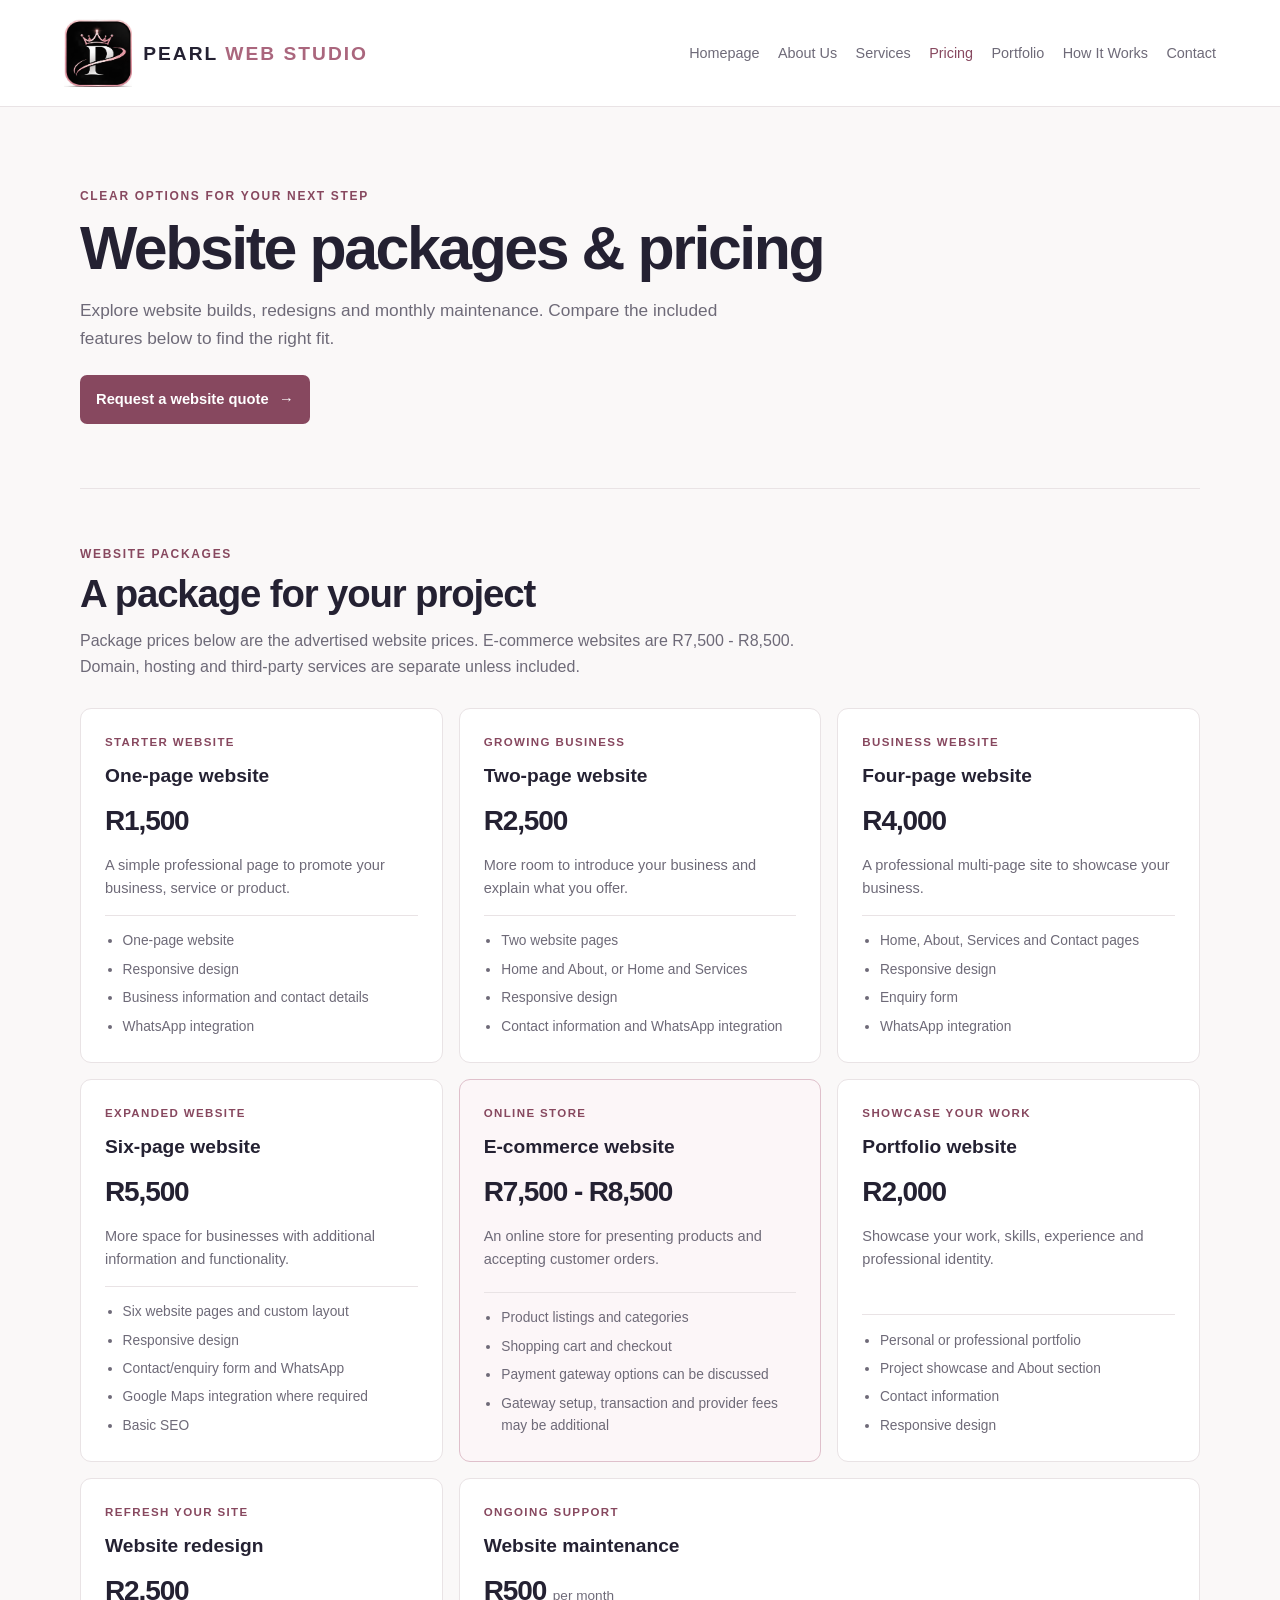
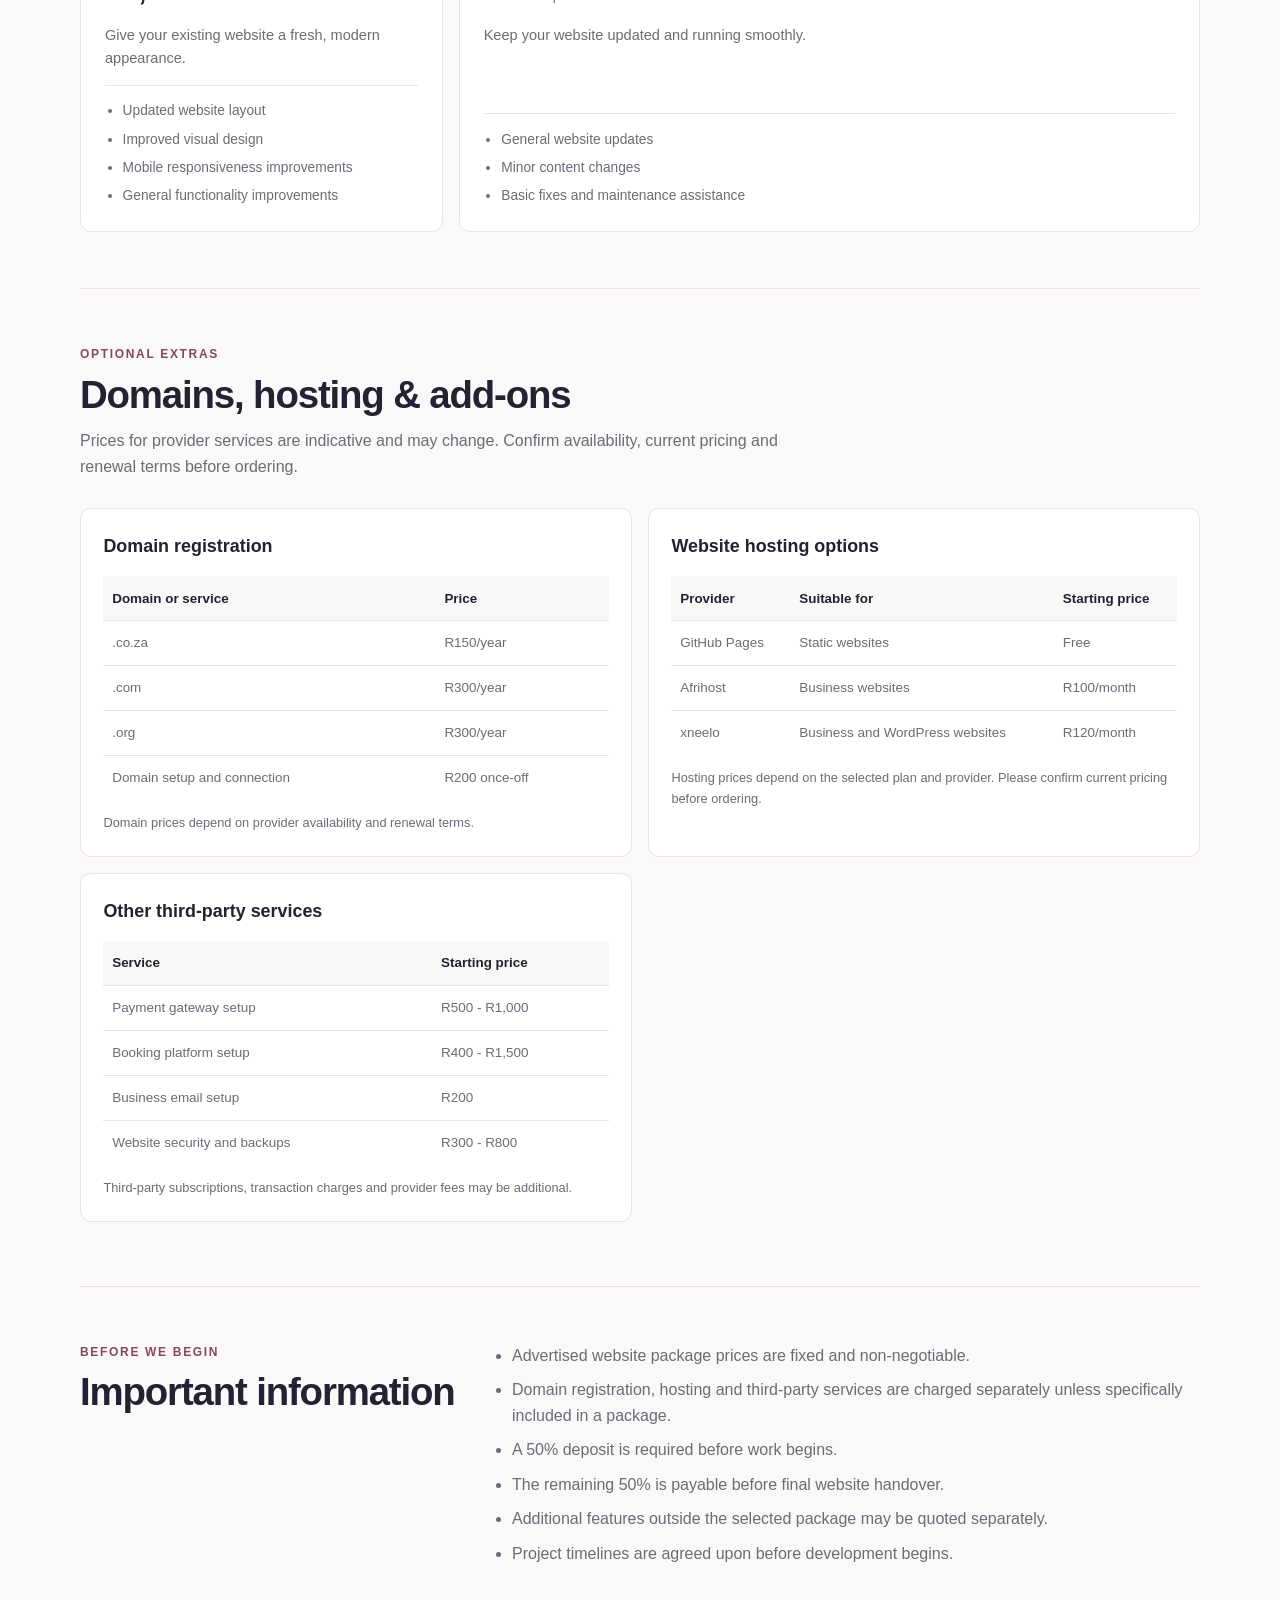
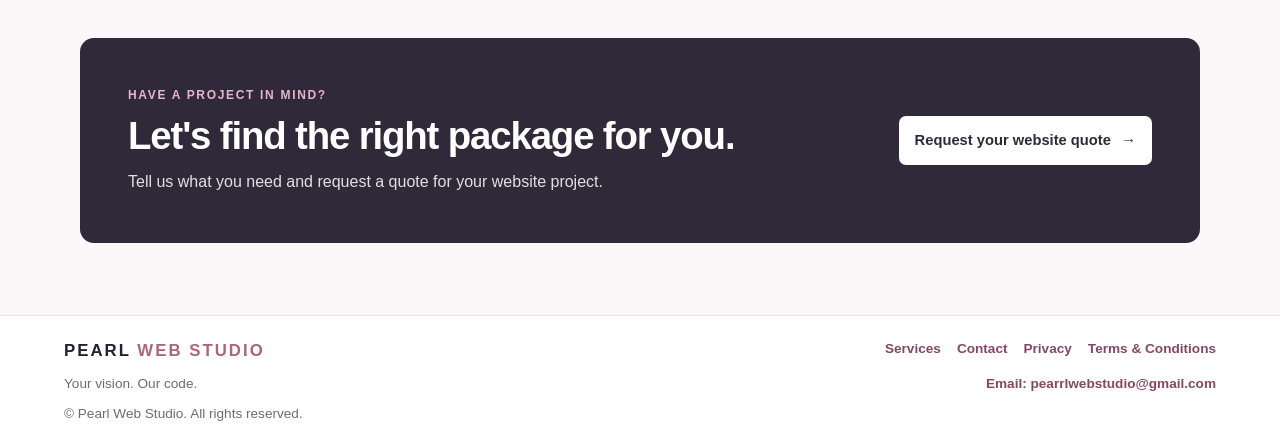
<file: pricing.html>
<!DOCTYPE html>
<html lang="en">
<head>
    <meta charset="UTF-8">
    <meta name="viewport" content="width=device-width, initial-scale=1.0">
    <meta name="description" content="Compare Pearl Web Studio website packages, domain registration, hosting and add-on service prices.">
    <title>Website Packages &amp; Pricing | Pearl Web Studio</title>
    <link rel="canonical" href="https://pearl0520.github.io/Pearl-Web-Studio/pricing.html">
    <meta property="og:type" content="website">
    <meta property="og:title" content="Website Packages &amp; Pricing | Pearl Web Studio">
    <meta property="og:description" content="Compare Pearl Web Studio website packages, domain registration, hosting and add-on service prices.">
    <meta property="og:url" content="https://pearl0520.github.io/Pearl-Web-Studio/pricing.html">
    <meta property="og:image" content="https://pearl0520.github.io/Pearl-Web-Studio/images/Pearl%20Web%20Studio%20Logo%20Suite.png">
    <meta property="og:image:alt" content="Pearl Web Studio logo">
    <meta name="twitter:card" content="summary">
    <link rel="icon" href="images/Pearl%20Web%20Studio%20Logo%20Suite.png" type="image/png" sizes="378x378">
    <link rel="shortcut icon" href="images/Pearl%20Web%20Studio%20Logo%20Suite.png" type="image/png">
    <link rel="stylesheet" href="css/style.css">
    <script src="JavaScript/main.js" defer></script>
</head>
<body>
    <header class="site-header">
        <a class="brand brand-logo" href="index.html" aria-label="Pearl Web Studio home">
            <img src="images/Pearl%20Web%20Studio%20Logo%20Suite.png" alt="">
            <span class="brand-wordmark">PEARL <span>WEB STUDIO</span></span>
        </a>
        <button class="mobile-nav-toggle" type="button" aria-expanded="false" aria-controls="main-navigation">
            <span class="mobile-menu-icon" aria-hidden="true"><span></span><span></span><span></span></span>
            <span>Menu</span>
        </button>
        <nav id="main-navigation" aria-label="Main navigation">
            <a href="index.html">Homepage</a>
            <a href="about.html">About Us</a>
            <a href="services.html">Services</a>
            <a class="current" href="pricing.html" aria-current="page">Pricing</a>
            <a href="portfolio.html">Portfolio</a>
            <a href="process.html">How It Works</a>
            <a href="contact.html">Contact</a>
        </nav>
    </header>

    <main>
        <section class="pricing-hero" aria-labelledby="pricing-title">
            <p class="eyebrow">CLEAR OPTIONS FOR YOUR NEXT STEP</p>
            <h1 id="pricing-title">Website packages &amp; pricing</h1>
            <p>Explore website builds, redesigns and monthly maintenance. Compare the included features below to find the right fit.</p>
            <a class="pricing-button" href="contact.html">Request a website quote <span aria-hidden="true">→</span></a>
        </section>

        <section class="packages-section" aria-labelledby="packages-title">
            <div class="pricing-section-heading">
                <p class="eyebrow">WEBSITE PACKAGES</p>
                <h2 id="packages-title">A package for your project</h2>
                <p>Package prices below are the advertised website prices. E-commerce websites are R7,500 - R8,500. Domain, hosting and third-party services are separate unless included.</p>
            </div>
            <div class="package-grid">
                <article class="package-card">
                    <p class="package-type">STARTER WEBSITE</p>
                    <h3>One-page website</h3>
                    <p class="package-price">R1,500</p>
                    <p class="package-summary">A simple professional page to promote your business, service or product.</p>
                    <ul>
                        <li>One-page website</li>
                        <li>Responsive design</li>
                        <li>Business information and contact details</li>
                        <li>WhatsApp integration</li>
                    </ul>
                </article>
                <article class="package-card">
                    <p class="package-type">GROWING BUSINESS</p>
                    <h3>Two-page website</h3>
                    <p class="package-price">R2,500</p>
                    <p class="package-summary">More room to introduce your business and explain what you offer.</p>
                    <ul>
                        <li>Two website pages</li>
                        <li>Home and About, or Home and Services</li>
                        <li>Responsive design</li>
                        <li>Contact information and WhatsApp integration</li>
                    </ul>
                </article>
                <article class="package-card">
                    <p class="package-type">BUSINESS WEBSITE</p>
                    <h3>Four-page website</h3>
                    <p class="package-price">R4,000</p>
                    <p class="package-summary">A professional multi-page site to showcase your business.</p>
                    <ul>
                        <li>Home, About, Services and Contact pages</li>
                        <li>Responsive design</li>
                        <li>Enquiry form</li>
                        <li>WhatsApp integration</li>
                    </ul>
                </article>
                <article class="package-card">
                    <p class="package-type">EXPANDED WEBSITE</p>
                    <h3>Six-page website</h3>
                    <p class="package-price">R5,500</p>
                    <p class="package-summary">More space for businesses with additional information and functionality.</p>
                    <ul>
                        <li>Six website pages and custom layout</li>
                        <li>Responsive design</li>
                        <li>Contact/enquiry form and WhatsApp</li>
                        <li>Google Maps integration where required</li>
                        <li>Basic SEO</li>
                    </ul>
                </article>
                <article class="package-card package-card-ecommerce">
                    <p class="package-type">ONLINE STORE</p>
                    <h3>E-commerce website</h3>
                    <p class="package-price">R7,500 - R8,500</p>
                    <p class="package-summary">An online store for presenting products and accepting customer orders.</p>
                    <ul>
                        <li>Product listings and categories</li>
                        <li>Shopping cart and checkout</li>
                        <li>Payment gateway options can be discussed</li>
                        <li>Gateway setup, transaction and provider fees may be additional</li>
                    </ul>
                </article>
                <article class="package-card">
                    <p class="package-type">SHOWCASE YOUR WORK</p>
                    <h3>Portfolio website</h3>
                    <p class="package-price">R2,000</p>
                    <p class="package-summary">Showcase your work, skills, experience and professional identity.</p>
                    <ul>
                        <li>Personal or professional portfolio</li>
                        <li>Project showcase and About section</li>
                        <li>Contact information</li>
                        <li>Responsive design</li>
                    </ul>
                </article>
                <article class="package-card">
                    <p class="package-type">REFRESH YOUR SITE</p>
                    <h3>Website redesign</h3>
                    <p class="package-price">R2,500</p>
                    <p class="package-summary">Give your existing website a fresh, modern appearance.</p>
                    <ul>
                        <li>Updated website layout</li>
                        <li>Improved visual design</li>
                        <li>Mobile responsiveness improvements</li>
                        <li>General functionality improvements</li>
                    </ul>
                </article>
                <article class="package-card package-card-compact">
                    <p class="package-type">ONGOING SUPPORT</p>
                    <h3>Website maintenance</h3>
                    <p class="package-price">R500 <span>per month</span></p>
                    <p class="package-summary">Keep your website updated and running smoothly.</p>
                    <ul>
                        <li>General website updates</li>
                        <li>Minor content changes</li>
                        <li>Basic fixes and maintenance assistance</li>
                    </ul>
                </article>
            </div>
        </section>

        <section class="extras-section" aria-labelledby="extras-title">
            <div class="pricing-section-heading">
                <p class="eyebrow">OPTIONAL EXTRAS</p>
                <h2 id="extras-title">Domains, hosting &amp; add-ons</h2>
                <p>Prices for provider services are indicative and may change. Confirm availability, current pricing and renewal terms before ordering.</p>
            </div>

            <div class="pricing-tables">
                <div class="price-table-card">
                    <h3>Domain registration</h3>
                    <div class="table-scroll">
                        <table>
                            <caption>Domain prices</caption>
                            <thead>
                                <tr><th scope="col">Domain or service</th><th scope="col">Price</th></tr>
                            </thead>
                            <tbody>
                                <tr><td>.co.za</td><td>R150/year</td></tr>
                                <tr><td>.com</td><td>R300/year</td></tr>
                                <tr><td>.org</td><td>R300/year</td></tr>
                                <tr><td>Domain setup and connection</td><td>R200 once-off</td></tr>
                            </tbody>
                        </table>
                    </div>
                    <p class="table-note">Domain prices depend on provider availability and renewal terms.</p>
                </div>

                <div class="price-table-card">
                    <h3>Website hosting options</h3>
                    <div class="table-scroll">
                        <table>
                            <caption>Advertised hosting starting prices</caption>
                            <thead>
                                <tr><th scope="col">Provider</th><th scope="col">Suitable for</th><th scope="col">Starting price</th></tr>
                            </thead>
                            <tbody>
                                <tr><td>GitHub Pages</td><td>Static websites</td><td>Free</td></tr>
                                <tr><td>Afrihost</td><td>Business websites</td><td>R100/month</td></tr>
                                <tr><td>xneelo</td><td>Business and WordPress websites</td><td>R120/month</td></tr>
                            </tbody>
                        </table>
                    </div>
                    <p class="table-note">Hosting prices depend on the selected plan and provider. Please confirm current pricing before ordering.</p>
                </div>

                <div class="price-table-card">
                    <h3>Other third-party services</h3>
                    <div class="table-scroll">
                        <table>
                            <caption>Third-party setup prices</caption>
                            <thead>
                                <tr><th scope="col">Service</th><th scope="col">Starting price</th></tr>
                            </thead>
                            <tbody>
                                <tr><td>Payment gateway setup</td><td>R500 - R1,000</td></tr>
                                <tr><td>Booking platform setup</td><td>R400 - R1,500</td></tr>
                                <tr><td>Business email setup</td><td>R200</td></tr>
                                <tr><td>Website security and backups</td><td>R300 - R800</td></tr>
                            </tbody>
                        </table>
                    </div>
                    <p class="table-note">Third-party subscriptions, transaction charges and provider fees may be additional.</p>
                </div>
            </div>
        </section>

        <section class="terms-section" aria-labelledby="terms-title">
            <div class="terms-heading">
                <p class="eyebrow">BEFORE WE BEGIN</p>
                <h2 id="terms-title">Important information</h2>
            </div>
            <ul>
                <li>Advertised website package prices are fixed and non-negotiable.</li>
                <li>Domain registration, hosting and third-party services are charged separately unless specifically included in a package.</li>
                <li>A 50% deposit is required before work begins.</li>
                <li>The remaining 50% is payable before final website handover.</li>
                <li>Additional features outside the selected package may be quoted separately.</li>
                <li>Project timelines are agreed upon before development begins.</li>
            </ul>
        </section>

        <section class="pricing-cta" aria-labelledby="pricing-cta-title">
            <div>
                <p class="eyebrow">HAVE A PROJECT IN MIND?</p>
                <h2 id="pricing-cta-title">Let's find the right package for you.</h2>
                <p>Tell us what you need and request a quote for your website project.</p>
            </div>
            <a class="pricing-button pricing-button-light" href="contact.html">Request your website quote <span aria-hidden="true">→</span></a>
        </section>
    </main>

    <footer class="site-footer">
        <a class="brand" href="index.html">PEARL <span>WEB STUDIO</span></a>
        <p class="footer-tagline">Your vision. Our code.</p>
        <nav class="footer-links" aria-label="Footer navigation">
            <a href="services.html">Services</a>
            <a href="contact.html">Contact</a>
            <a href="privacy.html">Privacy</a>
            <a href="terms.html">Terms &amp; Conditions</a>
        </nav>
        <p class="footer-email"><a href="mailto:pearrlwebstudio@gmail.com">Email: pearrlwebstudio@gmail.com</a></p>
        <p class="footer-copyright">&copy; Pearl Web Studio. All rights reserved.</p>
    </footer>
</body>
</html>
</file>
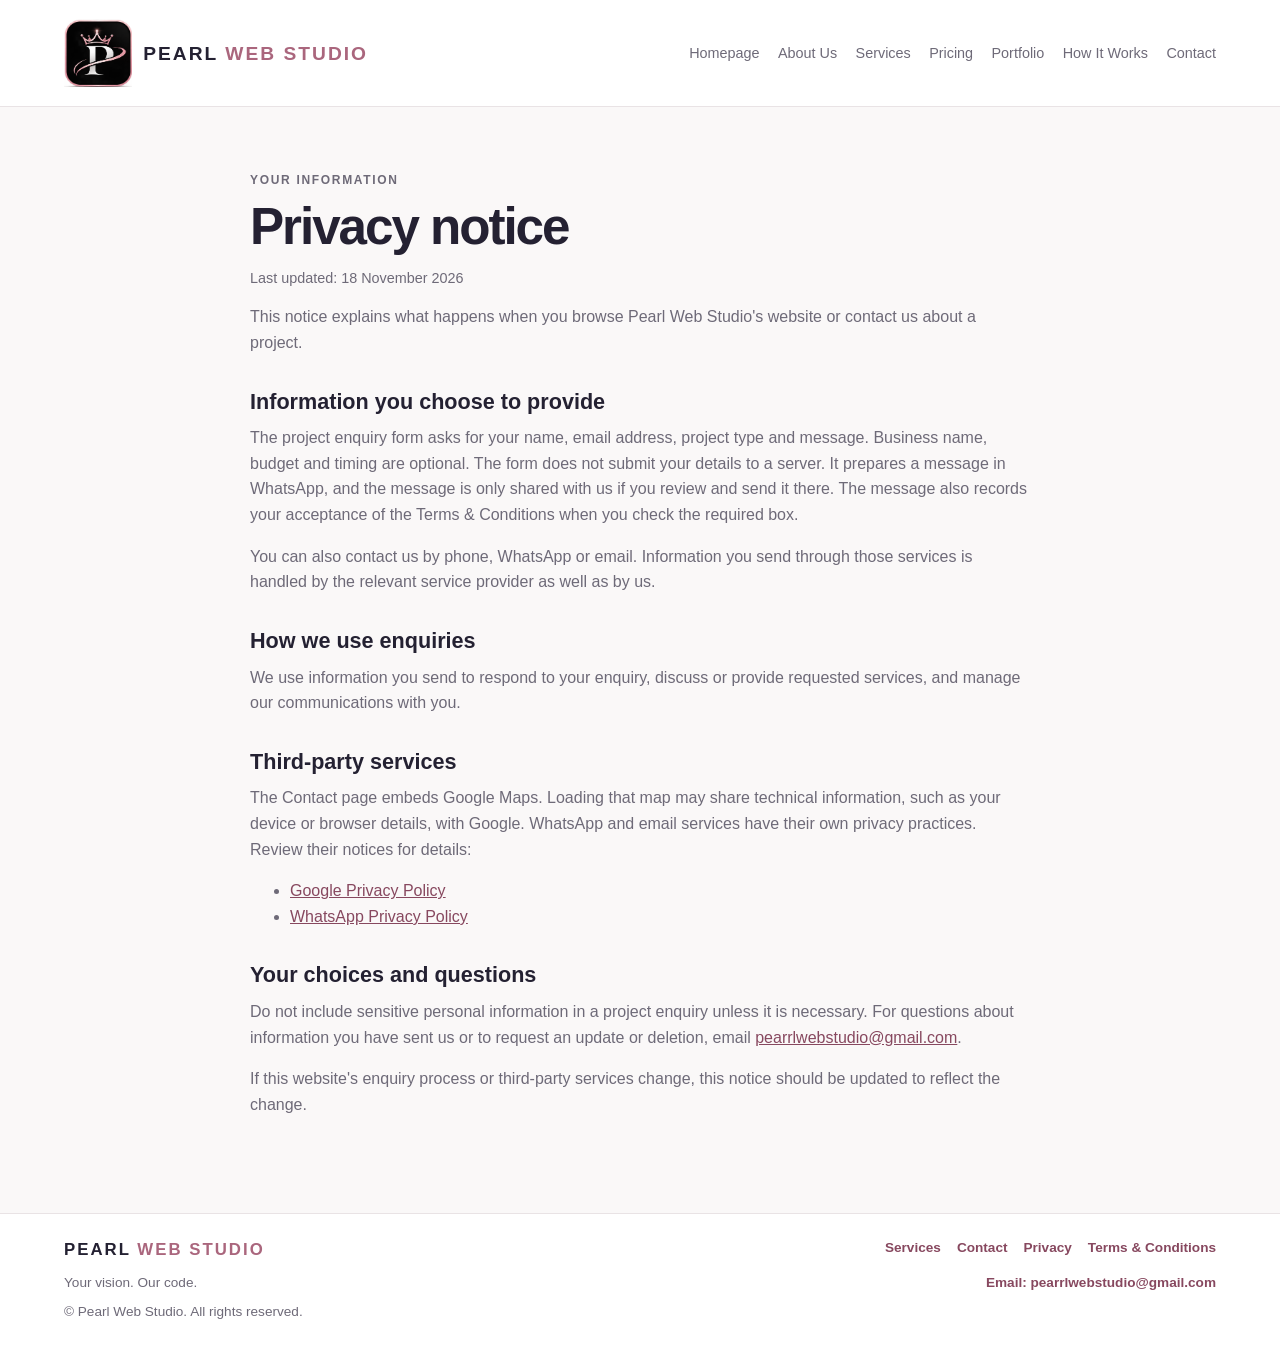
<file: privacy.html>
<!DOCTYPE html>
<html lang="en">
<head>
    <meta charset="UTF-8">
    <meta name="viewport" content="width=device-width, initial-scale=1.0">
    <meta name="description" content="Learn how Pearl Web Studio handles information shared through this website and project enquiries.">
    <title>Privacy Notice | Pearl Web Studio</title>
    <link rel="canonical" href="https://pearl0520.github.io/Pearl-Web-Studio/privacy.html">
    <meta property="og:type" content="website">
    <meta property="og:title" content="Privacy Notice | Pearl Web Studio">
    <meta property="og:description" content="Learn how Pearl Web Studio handles information shared through this website and project enquiries.">
    <meta property="og:url" content="https://pearl0520.github.io/Pearl-Web-Studio/privacy.html">
    <meta property="og:image" content="https://pearl0520.github.io/Pearl-Web-Studio/images/Pearl%20Web%20Studio%20Logo%20Suite.png">
    <meta property="og:image:alt" content="Pearl Web Studio logo">
    <meta name="twitter:card" content="summary">
    <link rel="icon" href="images/Pearl%20Web%20Studio%20Logo%20Suite.png" type="image/png" sizes="378x378">
    <link rel="shortcut icon" href="images/Pearl%20Web%20Studio%20Logo%20Suite.png" type="image/png">
    <link rel="stylesheet" href="css/style.css">
    <script src="JavaScript/main.js" defer></script>
</head>
<body>
    <header class="site-header">
        <a class="brand brand-logo" href="index.html" aria-label="Pearl Web Studio home">
            <img src="images/Pearl%20Web%20Studio%20Logo%20Suite.png" alt="">
            <span class="brand-wordmark">PEARL <span>WEB STUDIO</span></span>
        </a>
        <button class="mobile-nav-toggle" type="button" aria-expanded="false" aria-controls="main-navigation">
            <span class="mobile-menu-icon" aria-hidden="true"><span></span><span></span><span></span></span>
            <span>Menu</span>
        </button>
        <nav id="main-navigation" aria-label="Main navigation">
            <a href="index.html">Homepage</a>
            <a href="about.html">About Us</a>
            <a href="services.html">Services</a>
            <a href="pricing.html">Pricing</a>
            <a href="portfolio.html">Portfolio</a>
            <a href="process.html">How It Works</a>
            <a href="contact.html">Contact</a>
        </nav>
    </header>

    <main class="legal-content">
        <p class="eyebrow">YOUR INFORMATION</p>
        <h1>Privacy notice</h1>
        <p class="legal-updated">Last updated: 18 November 2026</p>
        <p>This notice explains what happens when you browse Pearl Web Studio's website or contact us about a project.</p>

        <h2>Information you choose to provide</h2>
        <p>The project enquiry form asks for your name, email address, project type and message. Business name, budget and timing are optional. The form does not submit your details to a server. It prepares a message in WhatsApp, and the message is only shared with us if you review and send it there. The message also records your acceptance of the Terms &amp; Conditions when you check the required box.</p>
        <p>You can also contact us by phone, WhatsApp or email. Information you send through those services is handled by the relevant service provider as well as by us.</p>

        <h2>How we use enquiries</h2>
        <p>We use information you send to respond to your enquiry, discuss or provide requested services, and manage our communications with you.</p>

        <h2>Third-party services</h2>
        <p>The Contact page embeds Google Maps. Loading that map may share technical information, such as your device or browser details, with Google. WhatsApp and email services have their own privacy practices. Review their notices for details:</p>
        <ul>
            <li><a href="https://policies.google.com/privacy" target="_blank" rel="noopener noreferrer">Google Privacy Policy</a></li>
            <li><a href="https://www.whatsapp.com/legal/privacy-policy" target="_blank" rel="noopener noreferrer">WhatsApp Privacy Policy</a></li>
        </ul>

        <h2>Your choices and questions</h2>
        <p>Do not include sensitive personal information in a project enquiry unless it is necessary. For questions about information you have sent us or to request an update or deletion, email <a href="mailto:pearrlwebstudio@gmail.com">pearrlwebstudio@gmail.com</a>.</p>
        <p>If this website's enquiry process or third-party services change, this notice should be updated to reflect the change.</p>
    </main>

    <footer class="site-footer">
        <a class="brand" href="index.html">PEARL <span>WEB STUDIO</span></a>
        <p class="footer-tagline">Your vision. Our code.</p>
        <nav class="footer-links" aria-label="Footer navigation">
            <a href="services.html">Services</a>
            <a href="contact.html">Contact</a>
            <a href="privacy.html">Privacy</a>
            <a href="terms.html">Terms &amp; Conditions</a>
        </nav>
        <p class="footer-email"><a href="mailto:pearrlwebstudio@gmail.com">Email: pearrlwebstudio@gmail.com</a></p>
        <p class="footer-copyright">&copy; Pearl Web Studio. All rights reserved.</p>
    </footer>
</body>
</html>
</file>
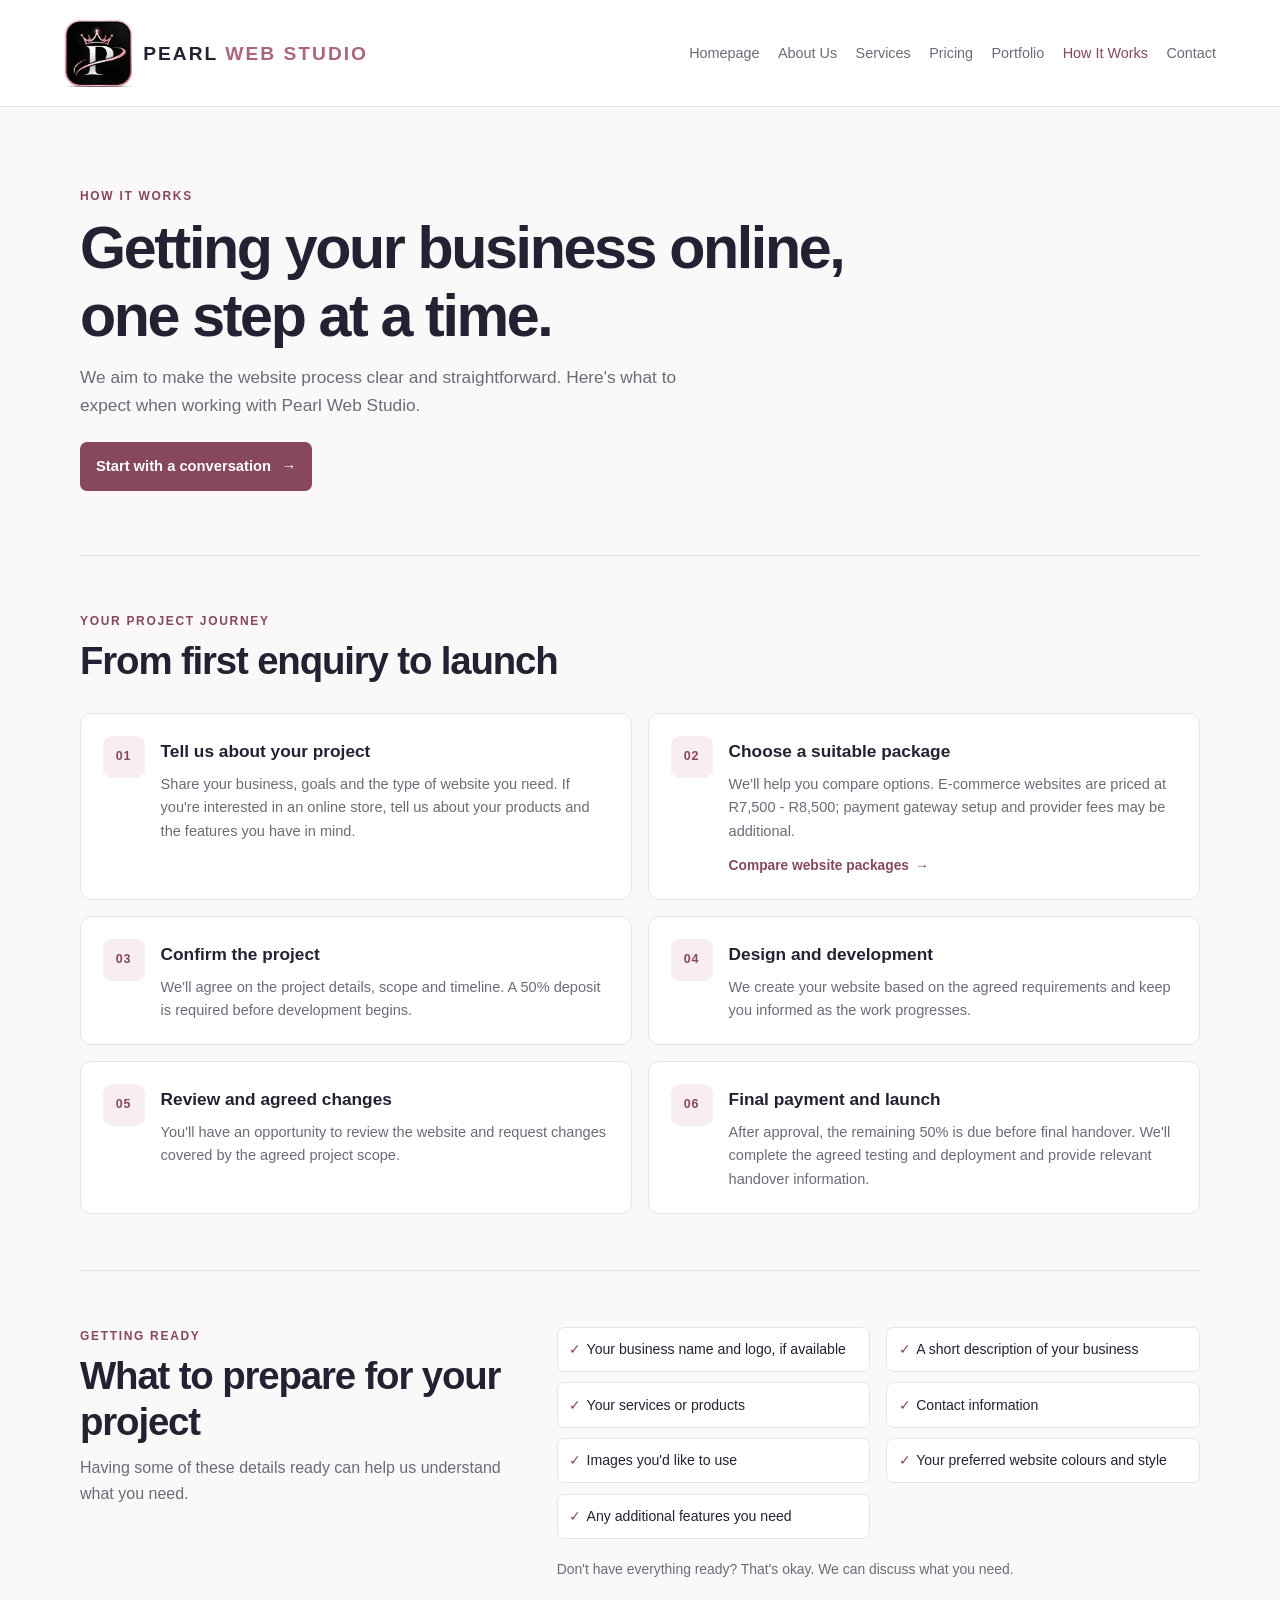
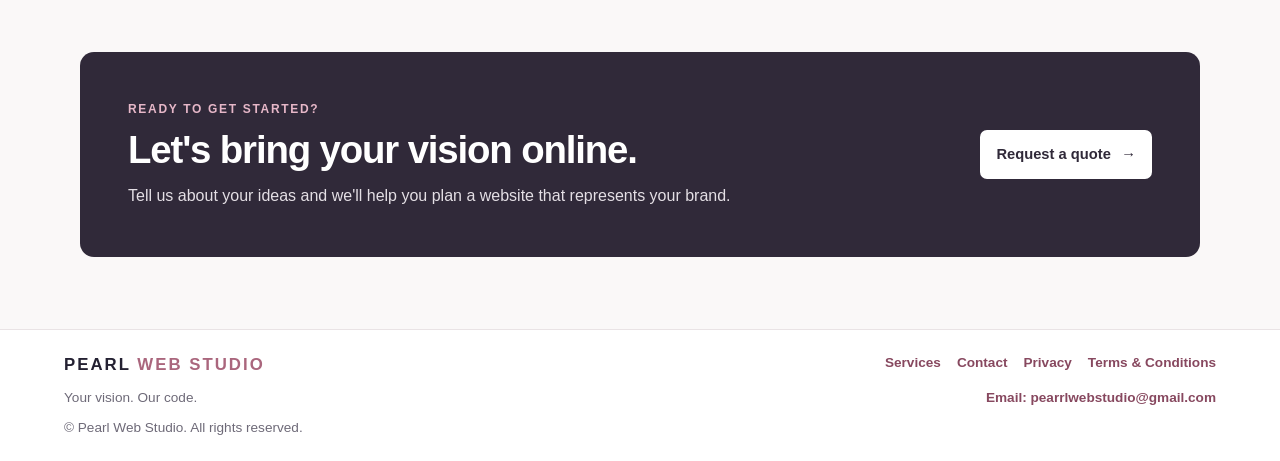
<file: process.html>
<!DOCTYPE html>
<html lang="en">
<head>
    <meta charset="UTF-8">
    <meta name="viewport" content="width=device-width, initial-scale=1.0">
    <meta name="description" content="Learn what to expect when working with Pearl Web Studio, from your first enquiry through website handover.">
    <title>How It Works | Pearl Web Studio</title>
    <link rel="canonical" href="https://pearl0520.github.io/Pearl-Web-Studio/process.html">
    <meta property="og:type" content="website">
    <meta property="og:title" content="How It Works | Pearl Web Studio">
    <meta property="og:description" content="Learn what to expect when working with Pearl Web Studio, from your first enquiry through website handover.">
    <meta property="og:url" content="https://pearl0520.github.io/Pearl-Web-Studio/process.html">
    <meta property="og:image" content="https://pearl0520.github.io/Pearl-Web-Studio/images/Pearl%20Web%20Studio%20Logo%20Suite.png">
    <meta property="og:image:alt" content="Pearl Web Studio logo">
    <meta name="twitter:card" content="summary">
    <link rel="icon" href="images/Pearl%20Web%20Studio%20Logo%20Suite.png" type="image/png" sizes="378x378">
    <link rel="shortcut icon" href="images/Pearl%20Web%20Studio%20Logo%20Suite.png" type="image/png">
    <link rel="stylesheet" href="css/style.css">
    <script src="JavaScript/main.js" defer></script>
</head>
<body>
    <header class="site-header">
        <a class="brand brand-logo" href="index.html" aria-label="Pearl Web Studio home">
            <img src="images/Pearl%20Web%20Studio%20Logo%20Suite.png" alt="">
            <span class="brand-wordmark">PEARL <span>WEB STUDIO</span></span>
        </a>
        <button class="mobile-nav-toggle" type="button" aria-expanded="false" aria-controls="main-navigation">
            <span class="mobile-menu-icon" aria-hidden="true"><span></span><span></span><span></span></span>
            <span>Menu</span>
        </button>
        <nav id="main-navigation" aria-label="Main navigation">
            <a href="index.html">Homepage</a>
            <a href="about.html">About Us</a>
            <a href="services.html">Services</a>
            <a href="pricing.html">Pricing</a>
            <a href="portfolio.html">Portfolio</a>
            <a class="current" href="process.html" aria-current="page">How It Works</a>
            <a href="contact.html">Contact</a>
        </nav>
    </header>

    <main>
        <section class="process-hero" aria-labelledby="process-title">
            <p class="eyebrow">HOW IT WORKS</p>
            <h1 id="process-title">Getting your business online, one step at a time.</h1>
            <p>
                We aim to make the website process clear and straightforward. Here's what
                to expect when working with Pearl Web Studio.
            </p>
            <a class="process-button" href="contact.html">Start with a conversation <span aria-hidden="true">→</span></a>
        </section>

        <section class="steps-section" aria-labelledby="steps-title">
            <div class="process-section-heading">
                <p class="eyebrow">YOUR PROJECT JOURNEY</p>
                <h2 id="steps-title">From first enquiry to launch</h2>
            </div>
            <ol class="project-steps">
                <li>
                    <span class="step-number">01</span>
                    <div>
                        <h3>Tell us about your project</h3>
                        <p>Share your business, goals and the type of website you need. If you're interested in an online store, tell us about your products and the features you have in mind.</p>
                    </div>
                </li>
                <li>
                    <span class="step-number">02</span>
                    <div>
                        <h3>Choose a suitable package</h3>
                        <p>We'll help you compare options. E-commerce websites are priced at R7,500 - R8,500; payment gateway setup and provider fees may be additional.</p>
                        <a href="pricing.html">Compare website packages <span aria-hidden="true">→</span></a>
                    </div>
                </li>
                <li>
                    <span class="step-number">03</span>
                    <div>
                        <h3>Confirm the project</h3>
                        <p>We'll agree on the project details, scope and timeline. A 50% deposit is required before development begins.</p>
                    </div>
                </li>
                <li>
                    <span class="step-number">04</span>
                    <div>
                        <h3>Design and development</h3>
                        <p>We create your website based on the agreed requirements and keep you informed as the work progresses.</p>
                    </div>
                </li>
                <li>
                    <span class="step-number">05</span>
                    <div>
                        <h3>Review and agreed changes</h3>
                        <p>You'll have an opportunity to review the website and request changes covered by the agreed project scope.</p>
                    </div>
                </li>
                <li>
                    <span class="step-number">06</span>
                    <div>
                        <h3>Final payment and launch</h3>
                        <p>After approval, the remaining 50% is due before final handover. We'll complete the agreed testing and deployment and provide relevant handover information.</p>
                    </div>
                </li>
            </ol>
        </section>

        <section class="prepare-section" aria-labelledby="prepare-title">
            <div class="prepare-heading">
                <p class="eyebrow">GETTING READY</p>
                <h2 id="prepare-title">What to prepare for your project</h2>
                <p>Having some of these details ready can help us understand what you need.</p>
            </div>
            <ul class="prepare-list">
                <li>Your business name and logo, if available</li>
                <li>A short description of your business</li>
                <li>Your services or products</li>
                <li>Contact information</li>
                <li>Images you'd like to use</li>
                <li>Your preferred website colours and style</li>
                <li>Any additional features you need</li>
            </ul>
            <p class="prepare-note">Don't have everything ready? That's okay. We can discuss what you need.</p>
        </section>

        <section class="process-cta" aria-labelledby="process-cta-title">
            <div>
                <p class="eyebrow">READY TO GET STARTED?</p>
                <h2 id="process-cta-title">Let's bring your vision online.</h2>
                <p>Tell us about your ideas and we'll help you plan a website that represents your brand.</p>
            </div>
            <a class="process-button process-button-light" href="contact.html">Request a quote <span aria-hidden="true">→</span></a>
        </section>
    </main>

    <footer class="site-footer">
        <a class="brand" href="index.html">PEARL <span>WEB STUDIO</span></a>
        <p class="footer-tagline">Your vision. Our code.</p>
        <nav class="footer-links" aria-label="Footer navigation">
            <a href="services.html">Services</a>
            <a href="contact.html">Contact</a>
            <a href="privacy.html">Privacy</a>
            <a href="terms.html">Terms &amp; Conditions</a>
        </nav>
        <p class="footer-email"><a href="mailto:pearrlwebstudio@gmail.com">Email: pearrlwebstudio@gmail.com</a></p>
        <p class="footer-copyright">&copy; Pearl Web Studio. All rights reserved.</p>
    </footer>
</body>
</html>
</file>
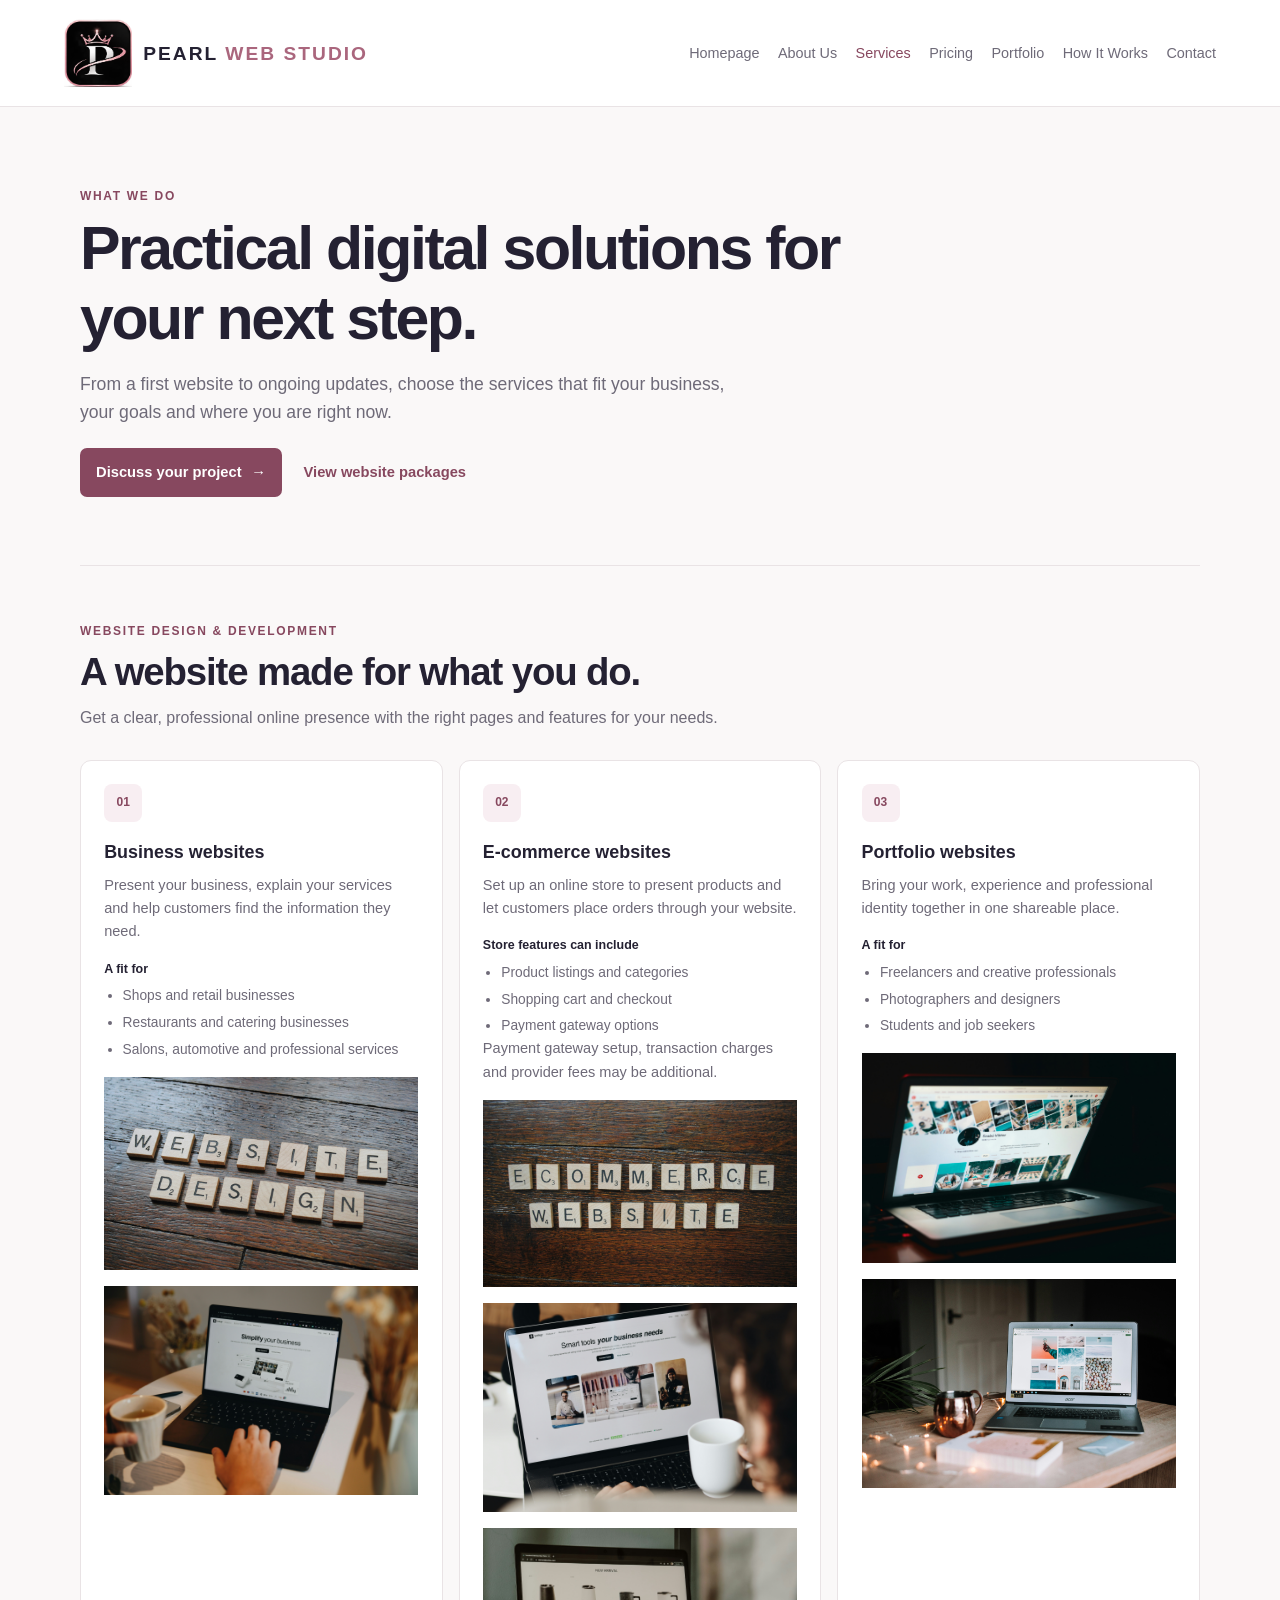
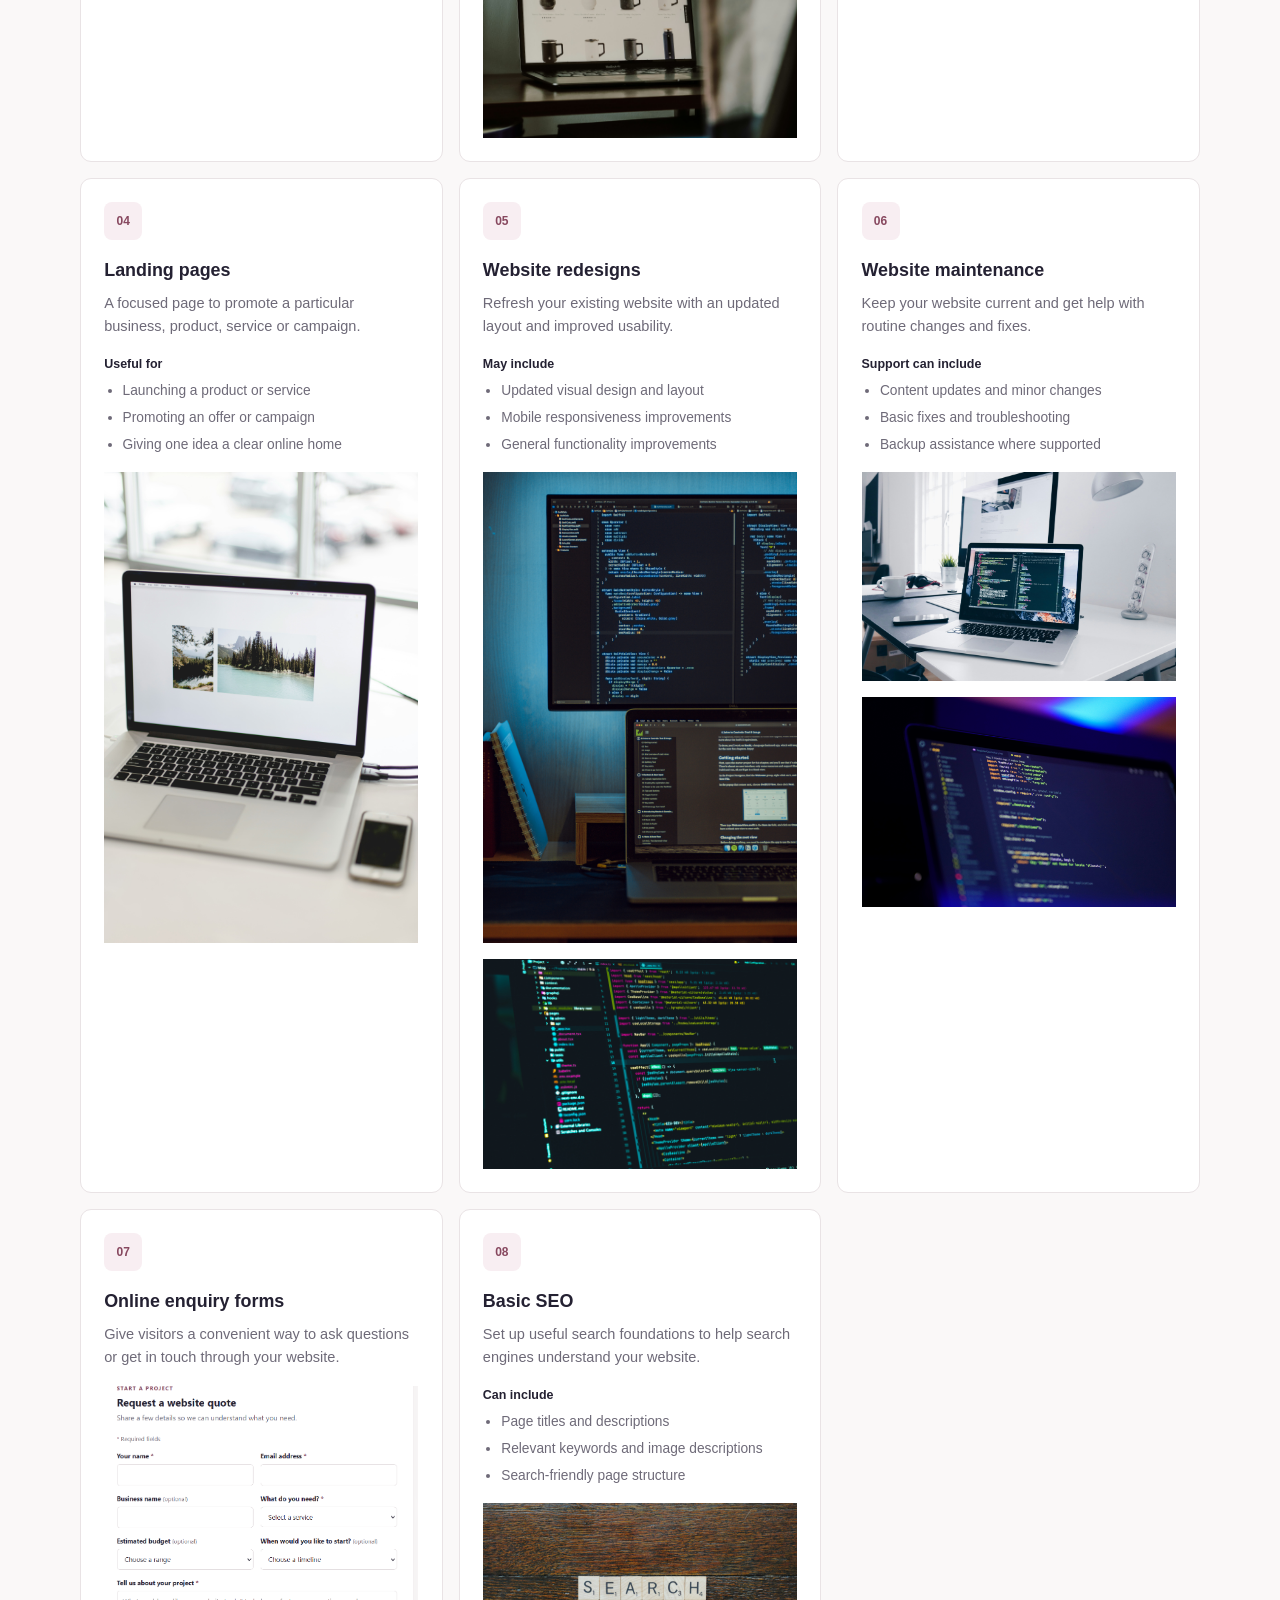
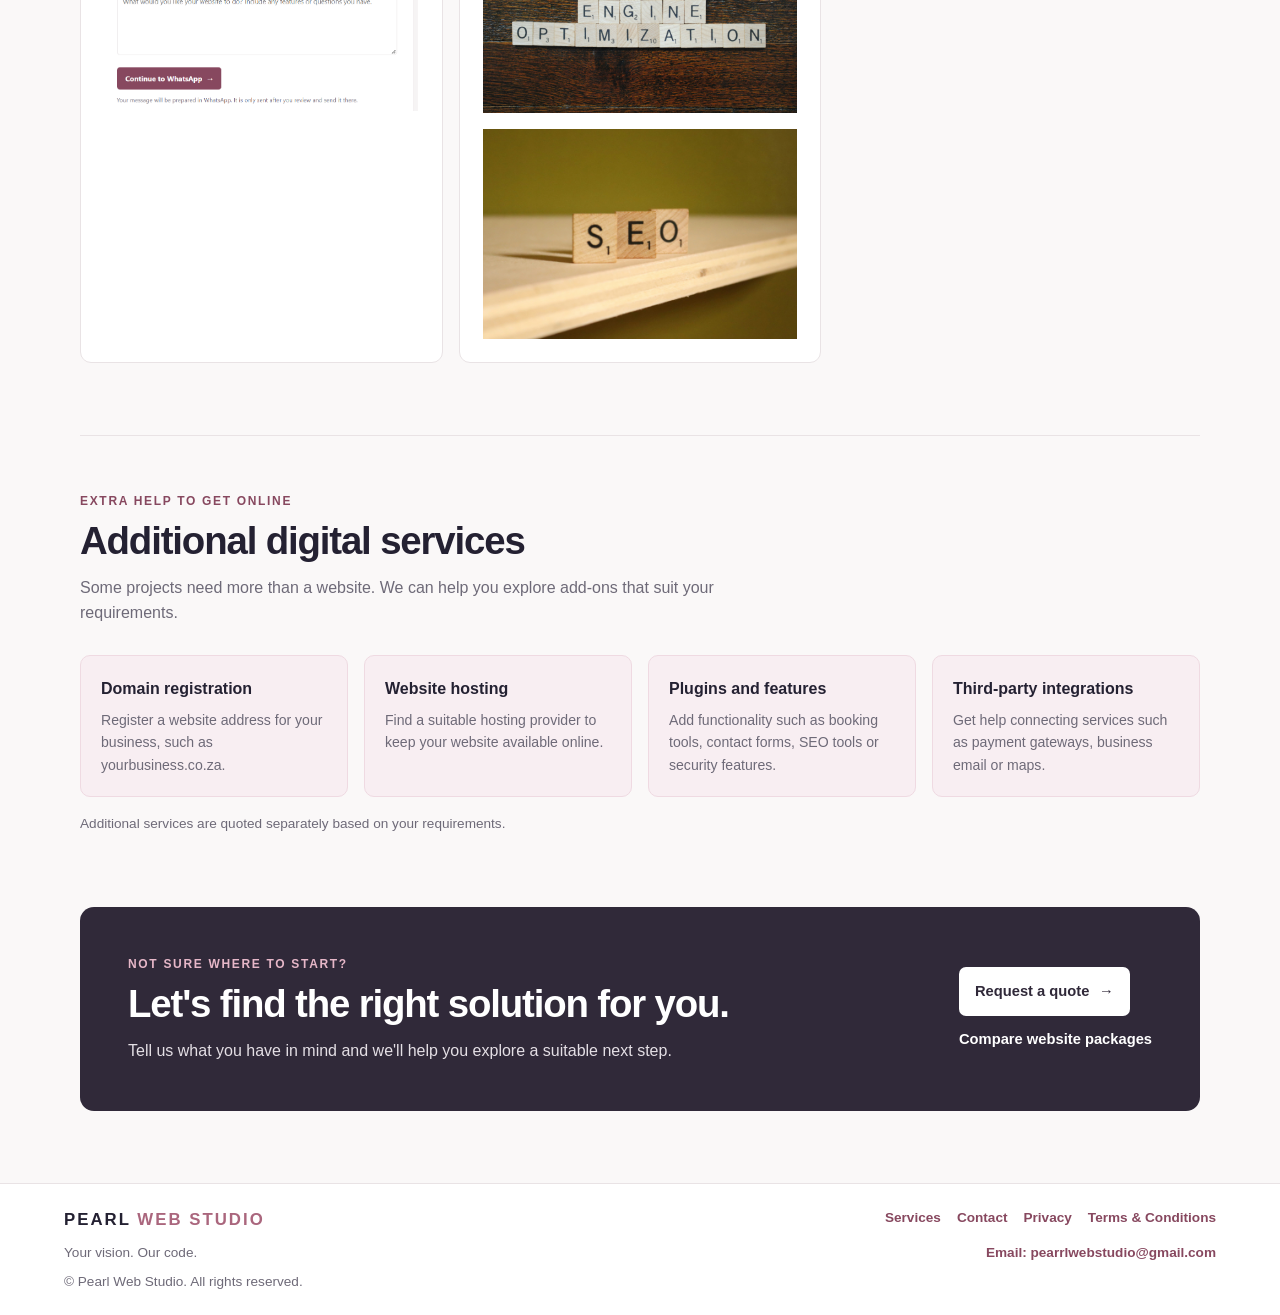
<file: services.html>
<!DOCTYPE html>
<html lang="en">
<head>
    <meta charset="UTF-8">
    <meta name="viewport" content="width=device-width, initial-scale=1.0">
    <meta name="description" content="Explore Pearl Web Studio's website design, development, maintenance and digital services for businesses and individuals.">
    <title>Web Design &amp; Digital Services | Pearl Web Studio</title>
    <link rel="canonical" href="https://pearl0520.github.io/Pearl-Web-Studio/services.html">
    <meta property="og:type" content="website">
    <meta property="og:title" content="Web Design &amp; Digital Services | Pearl Web Studio">
    <meta property="og:description" content="Explore Pearl Web Studio's website design, development, maintenance and digital services for businesses and individuals.">
    <meta property="og:url" content="https://pearl0520.github.io/Pearl-Web-Studio/services.html">
    <meta property="og:image" content="https://pearl0520.github.io/Pearl-Web-Studio/images/Pearl%20Web%20Studio%20Logo%20Suite.png">
    <meta property="og:image:alt" content="Pearl Web Studio logo">
    <meta name="twitter:card" content="summary">
    <link rel="icon" href="images/Pearl%20Web%20Studio%20Logo%20Suite.png" type="image/png" sizes="378x378">
    <link rel="shortcut icon" href="images/Pearl%20Web%20Studio%20Logo%20Suite.png" type="image/png">
    <link rel="stylesheet" href="css/style.css">
    <script src="JavaScript/main.js" defer></script>
</head>
<body>
    <header class="site-header">
        <a class="brand brand-logo" href="index.html" aria-label="Pearl Web Studio home">
            <img src="images/Pearl%20Web%20Studio%20Logo%20Suite.png" alt="">
            <span class="brand-wordmark">PEARL <span>WEB STUDIO</span></span>
        </a>
        <button class="mobile-nav-toggle" type="button" aria-expanded="false" aria-controls="main-navigation">
            <span class="mobile-menu-icon" aria-hidden="true"><span></span><span></span><span></span></span>
            <span>Menu</span>
        </button>
        <nav id="main-navigation" aria-label="Main navigation">
            <a href="index.html">Homepage</a>
            <a href="about.html">About Us</a>
            <a class="current" href="services.html" aria-current="page">Services</a>
            <a href="pricing.html">Pricing</a>
            <a href="portfolio.html">Portfolio</a>
            <a href="process.html">How It Works</a>
            <a href="contact.html">Contact</a>
        </nav>
    </header>

    <main>
        <section class="services-hero" aria-labelledby="services-title">
            <p class="eyebrow">WHAT WE DO</p>
            <h1 id="services-title">Practical digital solutions for your next step.</h1>
            <p>
                From a first website to ongoing updates, choose the services that fit
                your business, your goals and where you are right now.
            </p>
            <div class="services-hero-links">
                <a class="services-button" href="contact.html">Discuss your project <span aria-hidden="true">→</span></a>
                <a class="services-text-link" href="pricing.html">View website packages</a>
            </div>
        </section>

        <section class="core-services" aria-labelledby="core-title">
            <div class="services-section-heading">
                <p class="eyebrow">WEBSITE DESIGN &amp; DEVELOPMENT</p>
                <h2 id="core-title">A website made for what you do.</h2>
                <p>Get a clear, professional online presence with the right pages and features for your needs.</p>
            </div>

            <div class="services-grid">
                <article class="service-detail">
                    <span class="service-number" aria-hidden="true">01</span>
                    <h3>Business websites</h3>
                    <p>Present your business, explain your services and help customers find the information they need.</p>
                    <p class="ideal-for">A fit for</p>
                    <ul>
                        <li>Shops and retail businesses</li>
                        <li>Restaurants and catering businesses</li>
                        <li>Salons, automotive and professional services</li>
                    </ul>
                    <img src="images/business web 1.jpg" alt="Business website" class="service-image">
                    <img src="images/business web.jpg" alt="Business website" class="service-image">
                </article>
                <article class="service-detail">
                    <span class="service-number" aria-hidden="true">02</span>
                    <h3>E-commerce websites</h3>
                    <p>Set up an online store to present products and let customers place orders through your website.</p>
                    <p class="ideal-for">Store features can include</p>
                    <ul>
                        <li>Product listings and categories</li>
                        <li>Shopping cart and checkout</li>
                        <li>Payment gateway options</li>
                    </ul>
                    <p>Payment gateway setup, transaction charges and provider fees may be additional.</p>
                    <img src="images/e-commerce 3.jpg" alt="E-commerce website" class="service-image">
                    <img src="images/e-commerce 2.jpg" alt="E-commerce website" class="service-image">
                    <img src="images/e-commerce 1.jpg" alt="E-commerce website" class="service-image">
                </article>
                <article class="service-detail">
                    <span class="service-number" aria-hidden="true">03</span>
                    <h3>Portfolio websites</h3>
                    <p>Bring your work, experience and professional identity together in one shareable place.</p>
                    <p class="ideal-for">A fit for</p>
                    <ul>
                        <li>Freelancers and creative professionals</li>
                        <li>Photographers and designers</li>
                        <li>Students and job seekers</li>
                    </ul>
                    <img src="images/portfolio 1.jpg" alt="Portfolio website" class="service-image">
                    <img src="images/portfolio 2.jpg" alt="Portfolio website" class="service-image">
                </article>
                <article class="service-detail">
                    <span class="service-number" aria-hidden="true">04</span>
                    <h3>Landing pages</h3>
                    <p>A focused page to promote a particular business, product, service or campaign.</p>
                    <p class="ideal-for">Useful for</p>
                    <ul>
                        <li>Launching a product or service</li>
                        <li>Promoting an offer or campaign</li>
                        <li>Giving one idea a clear online home</li>
                    </ul>
                    <img src="images/landing pages 1.jpg" alt="Landing page" class="service-image">
                </article>
                <article class="service-detail">
                    <span class="service-number" aria-hidden="true">05</span>
                    <h3>Website redesigns</h3>
                    <p>Refresh your existing website with an updated layout and improved usability.</p>
                    <p class="ideal-for">May include</p>
                    <ul>
                        <li>Updated visual design and layout</li>
                        <li>Mobile responsiveness improvements</li>
                        <li>General functionality improvements</li>
                    </ul>
                    <img src="images/website redesign.jpg" alt="Website redesign" class="service-image">
                    <img src="images/website redesign 2.jpg" alt="Website redesign" class="service-image">
                </article>
                <article class="service-detail">
                    <span class="service-number" aria-hidden="true">06</span>
                    <h3>Website maintenance</h3>
                    <p>Keep your website current and get help with routine changes and fixes.</p>
                    <p class="ideal-for">Support can include</p>
                    <ul>
                        <li>Content updates and minor changes</li>
                        <li>Basic fixes and troubleshooting</li>
                        <li>Backup assistance where supported</li>
                    </ul>
                    <img src="images/website maintenance 1.jpg" alt="Website maintenance" class="service-image">
                    <img src="images/website maintenance.jpg" alt="Website maintenance" class="service-image">
                </article>
                <article class="service-detail">
                    <span class="service-number" aria-hidden="true">07</span>
                    <h3>Online enquiry forms</h3>
                    <p>Give visitors a convenient way to ask questions or get in touch through your website.</p>
                    <img src="images/online form.png" alt="Online enquiry form" class="service-image">
                </article>
                <article class="service-detail">
                    <span class="service-number" aria-hidden="true">08</span>
                    <h3>Basic SEO</h3>
                    <p>Set up useful search foundations to help search engines understand your website.</p>
                    <p class="ideal-for">Can include</p>
                    <ul>
                        <li>Page titles and descriptions</li>
                        <li>Relevant keywords and image descriptions</li>
                        <li>Search-friendly page structure</li>
                    </ul>
                    <img src="images/basic seo.jpg" alt="Basic SEO" class="service-image">
                    <img src="images/seo.jpg" alt="Basic SEO" class="service-image">
                </article>
            </div>
        </section>

        <section class="additional-services" aria-labelledby="additional-title">
            <div class="services-section-heading">
                <p class="eyebrow">EXTRA HELP TO GET ONLINE</p>
                <h2 id="additional-title">Additional digital services</h2>
                <p>Some projects need more than a website. We can help you explore add-ons that suit your requirements.</p>
            </div>
            <div class="additional-grid">
                <article>
                    <h3>Domain registration</h3>
                    <p>Register a website address for your business, such as yourbusiness.co.za.</p>
                </article>
                <article>
                    <h3>Website hosting</h3>
                    <p>Find a suitable hosting provider to keep your website available online.</p>
                </article>
                <article>
                    <h3>Plugins and features</h3>
                    <p>Add functionality such as booking tools, contact forms, SEO tools or security features.</p>
                </article>
                <article>
                    <h3>Third-party integrations</h3>
                    <p>Get help connecting services such as payment gateways, business email or maps.</p>
                </article>
            </div>
            <p class="additional-note">Additional services are quoted separately based on your requirements.</p>
        </section>

        <section class="services-cta" aria-labelledby="services-cta-title">
            <div>
                <p class="eyebrow">NOT SURE WHERE TO START?</p>
                <h2 id="services-cta-title">Let's find the right solution for you.</h2>
                <p>Tell us what you have in mind and we'll help you explore a suitable next step.</p>
            </div>
            <div class="services-cta-links">
                <a class="services-button services-button-light" href="contact.html">Request a quote <span aria-hidden="true">→</span></a>
                <a class="services-light-link" href="pricing.html">Compare website packages</a>
            </div>
        </section>
    </main>

    <footer class="site-footer">
        <a class="brand" href="index.html">PEARL <span>WEB STUDIO</span></a>
        <p class="footer-tagline">Your vision. Our code.</p>
        <nav class="footer-links" aria-label="Footer navigation">
            <a href="services.html">Services</a>
            <a href="contact.html">Contact</a>
            <a href="privacy.html">Privacy</a>
            <a href="terms.html">Terms &amp; Conditions</a>
        </nav>
        <p class="footer-email"><a href="mailto:pearrlwebstudio@gmail.com">Email: pearrlwebstudio@gmail.com</a></p>
        <p class="footer-copyright">&copy; Pearl Web Studio. All rights reserved.</p>
    </footer>
</body>
</html>
</file>
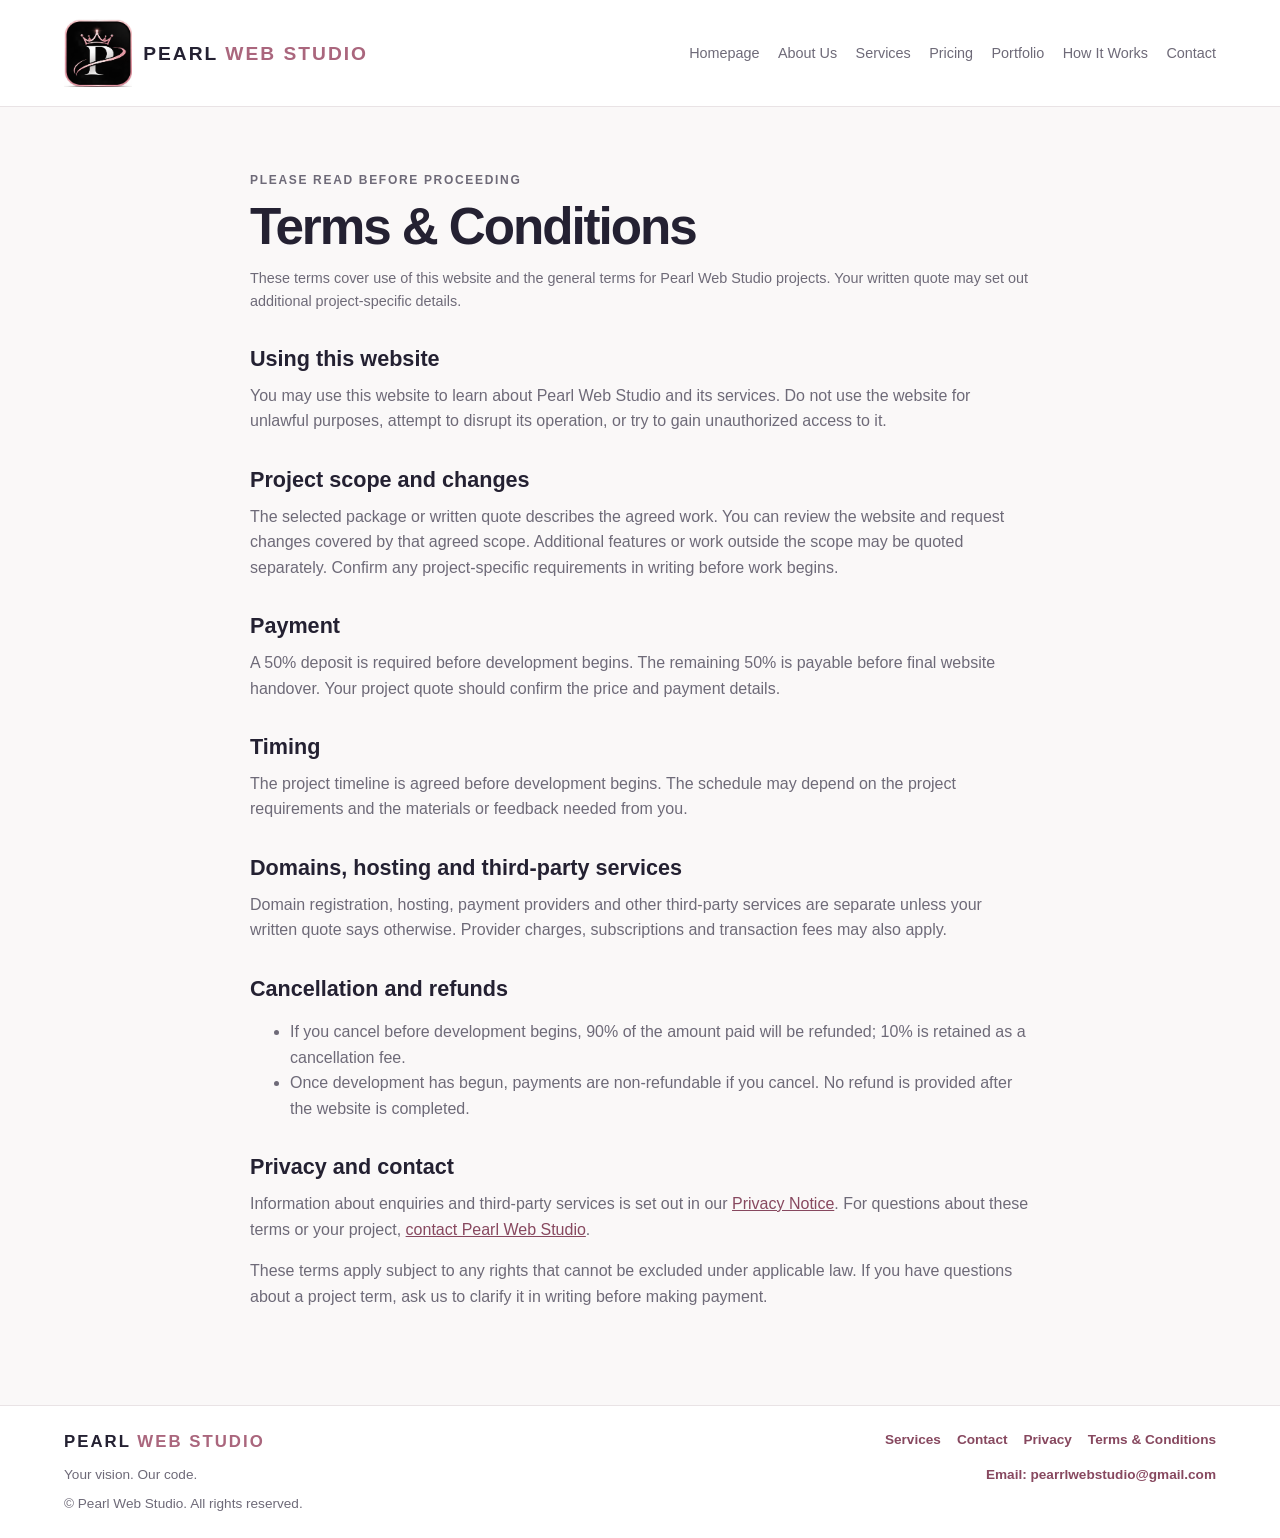
<file: terms.html>
<!DOCTYPE html>
<html lang="en">
<head>
    <meta charset="UTF-8">
    <meta name="viewport" content="width=device-width, initial-scale=1.0">
    <meta name="description" content="Read Pearl Web Studio's Terms and Conditions for using this website and starting a website project.">
    <title>Terms &amp; Conditions | Pearl Web Studio</title>
    <link rel="canonical" href="https://pearl0520.github.io/Pearl-Web-Studio/terms.html">
    <meta property="og:type" content="website">
    <meta property="og:title" content="Terms &amp; Conditions | Pearl Web Studio">
    <meta property="og:description" content="Read Pearl Web Studio's Terms and Conditions for using this website and starting a website project.">
    <meta property="og:url" content="https://pearl0520.github.io/Pearl-Web-Studio/terms.html">
    <meta property="og:image" content="https://pearl0520.github.io/Pearl-Web-Studio/images/Pearl%20Web%20Studio%20Logo%20Suite.png">
    <meta property="og:image:alt" content="Pearl Web Studio logo">
    <meta name="twitter:card" content="summary">
    <link rel="icon" href="images/Pearl%20Web%20Studio%20Logo%20Suite.png" type="image/png" sizes="378x378">
    <link rel="shortcut icon" href="images/Pearl%20Web%20Studio%20Logo%20Suite.png" type="image/png">
    <link rel="stylesheet" href="css/style.css">
    <script src="JavaScript/main.js" defer></script>
</head>
<body>
    <header class="site-header">
        <a class="brand brand-logo" href="index.html" aria-label="Pearl Web Studio home">
            <img src="images/Pearl%20Web%20Studio%20Logo%20Suite.png" alt="">
            <span class="brand-wordmark">PEARL <span>WEB STUDIO</span></span>
        </a>
        <button class="mobile-nav-toggle" type="button" aria-expanded="false" aria-controls="main-navigation">
            <span class="mobile-menu-icon" aria-hidden="true"><span></span><span></span><span></span></span>
            <span>Menu</span>
        </button>
        <nav id="main-navigation" aria-label="Main navigation">
            <a href="index.html">Homepage</a>
            <a href="about.html">About Us</a>
            <a href="services.html">Services</a>
            <a href="pricing.html">Pricing</a>
            <a href="portfolio.html">Portfolio</a>
            <a href="process.html">How It Works</a>
            <a href="contact.html">Contact</a>
        </nav>
    </header>

    <main class="legal-content">
        <p class="eyebrow">PLEASE READ BEFORE PROCEEDING</p>
        <h1>Terms &amp; Conditions</h1>
        <p class="legal-updated">These terms cover use of this website and the general terms for Pearl Web Studio projects. Your written quote may set out additional project-specific details.</p>

        <h2>Using this website</h2>
        <p>You may use this website to learn about Pearl Web Studio and its services. Do not use the website for unlawful purposes, attempt to disrupt its operation, or try to gain unauthorized access to it.</p>

        <h2>Project scope and changes</h2>
        <p>The selected package or written quote describes the agreed work. You can review the website and request changes covered by that agreed scope. Additional features or work outside the scope may be quoted separately. Confirm any project-specific requirements in writing before work begins.</p>

        <h2>Payment</h2>
        <p>A 50% deposit is required before development begins. The remaining 50% is payable before final website handover. Your project quote should confirm the price and payment details.</p>

        <h2>Timing</h2>
        <p>The project timeline is agreed before development begins. The schedule may depend on the project requirements and the materials or feedback needed from you.</p>

        <h2>Domains, hosting and third-party services</h2>
        <p>Domain registration, hosting, payment providers and other third-party services are separate unless your written quote says otherwise. Provider charges, subscriptions and transaction fees may also apply.</p>

        <h2>Cancellation and refunds</h2>
        <ul>
            <li>If you cancel before development begins, 90% of the amount paid will be refunded; 10% is retained as a cancellation fee.</li>
            <li>Once development has begun, payments are non-refundable if you cancel. No refund is provided after the website is completed.</li>
        </ul>

        <h2>Privacy and contact</h2>
        <p>Information about enquiries and third-party services is set out in our <a href="privacy.html">Privacy Notice</a>. For questions about these terms or your project, <a href="contact.html">contact Pearl Web Studio</a>.</p>
        <p>These terms apply subject to any rights that cannot be excluded under applicable law. If you have questions about a project term, ask us to clarify it in writing before making payment.</p>
    </main>

    <footer class="site-footer">
        <a class="brand" href="index.html">PEARL <span>WEB STUDIO</span></a>
        <p class="footer-tagline">Your vision. Our code.</p>
        <nav class="footer-links" aria-label="Footer navigation">
            <a href="services.html">Services</a>
            <a href="contact.html">Contact</a>
            <a href="privacy.html">Privacy</a>
            <a href="terms.html">Terms &amp; Conditions</a>
        </nav>
        <p class="footer-email"><a href="mailto:pearrlwebstudio@gmail.com">Email: pearrlwebstudio@gmail.com</a></p>
        <p class="footer-copyright">&copy; Pearl Web Studio. All rights reserved.</p>
    </footer>
</body>
</html>
</file>
<file: css/style.css>
:root {
    color-scheme: light;
    --ink: #242132;
    --muted: #6e6a78;
    --accent: #aa667d;
    --accent-dark: #87485f;
    --accent-soft: #f8eef2;
    --paper: #fff;
    --background: #faf8f8;
    --border: #e9e3e5;
    font-family: "Segoe UI", Arial, sans-serif;
    font-synthesis: none;
    text-rendering: optimizeLegibility;
}

* {
    box-sizing: border-box;
}

body {
    margin: 0;
    color: var(--ink);
    background: var(--background);
    line-height: 1.6;
}

a {
    color: inherit;
}

.site-header {
    display: flex;
    align-items: center;
    justify-content: space-between;
    gap: 2rem;
    padding: 1.2rem max(5vw, calc((100% - 1200px) / 2));
    background: var(--paper);
    border-bottom: 1px solid var(--border);
}

.brand {
    flex-shrink: 0;
    color: var(--ink);
    font-size: 1.05rem;
    font-weight: 800;
    letter-spacing: .12em;
    text-decoration: none;
}

.brand span {
    color: var(--accent);
}

.site-header .brand-logo {
    display: flex;
    align-items: center;
    gap: .7rem;
    width: auto;
    height: auto;
    line-height: 1.2;
}

.site-header .brand-logo img {
    display: block;
    width: 68px;
    height: 68px;
    object-fit: contain;
}

.site-header .brand-logo .brand-wordmark {
    color: var(--ink);
    font-size: 1.2rem;
}

.site-header nav {
    display: flex;
    flex-wrap: wrap;
    justify-content: flex-end;
    gap: .35rem 1.15rem;
}

.site-header nav a {
    color: var(--muted);
    font-size: .9rem;
    text-decoration: none;
}

.site-header nav a:hover,
.site-header nav a.current {
    color: var(--accent-dark);
}

.mobile-nav-toggle {
    display: none;
}

.mobile-menu-icon {
    display: flex;
    flex-direction: column;
    gap: 4px;
}

.mobile-menu-icon span {
    display: block;
    width: 22px;
    height: 2px;
    background: currentColor;
    border-radius: 2px;
}

.site-header nav .nav-faq-dropdown {
    position: relative;
}

.nav-faq-dropdown > summary {
    position: relative;
    padding: .5rem 1rem;
    color: var(--muted);
    font-size: .9rem;
    cursor: pointer;
    list-style: none;
    border-radius: 14px;
}

.nav-faq-dropdown > summary::-webkit-details-marker {
    display: none;
}

.nav-faq-dropdown > summary::after {
    content: " \2304";
    display: inline-block;
    color: var(--accent);
    transition: transform .18s ease;
}

.nav-faq-dropdown[open] > summary {
    color: var(--accent-dark);
    background: var(--accent-soft);
}

.nav-faq-dropdown[open] > summary::after {
    transform: rotate(180deg);
}

.nav-faq-dropdown[open] > summary::before {
    position: absolute;
    bottom: -.55rem;
    left: 50%;
    width: 5px;
    height: 5px;
    background: var(--accent);
    border-radius: 50%;
    content: "";
    transform: translateX(-50%);
}

.nav-faq-menu {
    position: absolute;
    top: calc(100% + .8rem);
    left: 0;
    z-index: 10;
    display: grid;
    width: min(320px, 88vw);
    max-height: min(65vh, 480px);
    overflow-y: auto;
    padding: .6rem .5rem;
    background: var(--paper);
    border-radius: 18px;
    box-shadow: 0 12px 30px rgb(36 33 50 / 14%);
}

.nav-faq-item > summary {
    display: flex;
    align-items: flex-start;
    justify-content: space-between;
    gap: .75rem;
    padding: .65rem .8rem;
    color: #555;
    font-size: .88rem;
    font-weight: 500;
    line-height: 1.4;
    cursor: pointer;
    list-style: none;
}

.nav-faq-item > summary::-webkit-details-marker {
    display: none;
}

.nav-faq-item > summary::after {
    flex: none;
    color: var(--accent);
    content: " \2304";
    transition: transform .18s ease;
}

.nav-faq-item[open] > summary::after {
    transform: rotate(180deg);
}

.nav-faq-item .faq-answer {
    padding: 0 .8rem .8rem;
    color: var(--muted);
    font-size: .8rem;
    line-height: 1.5;
}

.nav-faq-item .faq-answer p {
    margin: 0;
}

.site-header nav .nav-faq-contact {
    display: block;
    padding: .7rem .8rem;
    color: var(--accent);
    font-size: .88rem;
    font-weight: 600;
    text-decoration: none;
}

.site-header nav .nav-faq-contact:hover {
    color: var(--accent-dark);
}

.faq-answer {
    color: var(--muted);
}

main {
    width: min(1120px, 90%);
    margin: 0 auto;
}

.intro {
    max-width: 700px;
    padding: 4.2rem 0 2.4rem;
}

.eyebrow {
    margin: 0 0 .45rem;
    color: var(--accent-dark);
    font-size: .75rem;
    font-weight: 750;
    letter-spacing: .14em;
}

h1,
h2,
p {
    margin-top: 0;
}

h1 {
    margin-bottom: .65rem;
    font-size: clamp(2.15rem, 5vw, 3.2rem);
    line-height: 1.15;
    letter-spacing: -.04em;
}

.intro-copy {
    max-width: 580px;
    margin-bottom: 0;
    color: var(--muted);
    font-size: 1.08rem;
}

.contact-layout {
    display: grid;
    grid-template-columns: minmax(0, 1.6fr) minmax(280px, .9fr);
    align-items: start;
    gap: 1.5rem;
    padding-bottom: 4.5rem;
}

.form-card,
.info-card,
.map-card {
    overflow: hidden;
    background: var(--paper);
    border: 1px solid var(--border);
    border-radius: 14px;
    box-shadow: 0 8px 26px rgb(36 33 50 / 4%);
}

.form-card {
    padding: clamp(1.3rem, 4vw, 2.3rem);
}

.form-card h2,
.info-card h2,
.map-card h2 {
    margin-bottom: .4rem;
    font-size: 1.45rem;
    line-height: 1.3;
}

.form-intro {
    margin-bottom: 1.5rem;
    color: var(--muted);
}

.required-note {
    margin: 0 0 1rem;
    color: var(--muted);
    font-size: .84rem;
}

.required-note span,
.field label > span[aria-hidden="true"] {
    color: var(--accent-dark);
}

.form-grid {
    display: grid;
    grid-template-columns: repeat(2, minmax(0, 1fr));
    gap: 1.1rem 1rem;
}

.field {
    min-width: 0;
}

.field-full {
    grid-column: 1 / -1;
}

.field label {
    display: block;
    margin-bottom: .4rem;
    font-size: .9rem;
    font-weight: 650;
}

.optional {
    color: var(--muted);
    font-size: .82rem;
    font-weight: 400;
}

.field input,
.field select,
.field textarea {
    width: 100%;
    min-height: 46px;
    padding: .7rem .8rem;
    color: var(--ink);
    background: #fff;
    border: 1px solid #dcd5d8;
    border-radius: 7px;
    font: inherit;
    font-size: .93rem;
}

.field textarea {
    min-height: 130px;
    resize: vertical;
}

.field input:focus,
.field select:focus,
.field textarea:focus {
    border-color: var(--accent);
    outline: 3px solid rgb(170 102 125 / 17%);
}

.submit-button {
    display: inline-flex;
    align-items: center;
    justify-content: center;
    gap: .65rem;
    min-height: 48px;
    margin-top: 1.35rem;
    padding: .75rem 1.2rem;
    color: #fff;
    background: var(--accent-dark);
    border: 0;
    border-radius: 7px;
    cursor: pointer;
    font: inherit;
    font-weight: 700;
}

.submit-button:hover {
    background: #71394e;
}

.submit-button:focus-visible,
.mobile-nav-toggle:focus-visible,
a:focus-visible {
    outline: 3px solid #d29bae;
    outline-offset: 3px;
}

.form-note {
    margin: .75rem 0 0;
    color: var(--muted);
    font-size: .82rem;
}

.terms-consent {
    display: flex;
    align-items: flex-start;
    gap: .6rem;
    margin-top: 1.2rem;
    color: var(--muted);
    font-size: .88rem;
    line-height: 1.5;
}

.terms-consent input {
    flex: none;
    width: 1rem;
    height: 1rem;
    margin: .25rem 0 0;
    accent-color: var(--accent-dark);
}

.terms-consent a {
    color: var(--accent-dark);
    font-weight: 650;
}

.contact-sidebar {
    display: grid;
    gap: 1.5rem;
}

.info-card {
    padding: 1.6rem;
}

.info-card h2,
.map-card h2 {
    margin-bottom: 1rem;
}

.info-label {
    margin: 1.15rem 0 .15rem;
    color: var(--muted);
    font-size: .82rem;
    font-weight: 650;
}

.contact-link {
    display: inline-block;
    color: var(--ink);
    font-size: 1.1rem;
    font-weight: 700;
    text-decoration: none;
}

.whatsapp-link,
.directions-link {
    display: flex;
    align-items: center;
    justify-content: space-between;
    gap: .5rem;
    color: var(--accent-dark);
    font-size: .9rem;
    font-weight: 650;
    text-decoration: none;
}

.hours-label {
    margin-top: 1.35rem;
}

.hours {
    margin-bottom: 0;
    color: var(--muted);
}

.map-heading {
    padding: 1.6rem 1.6rem 1rem;
}

.map-heading h2 {
    margin-bottom: .45rem;
}

.map-heading address {
    color: var(--muted);
    font-size: .92rem;
    font-style: normal;
}

.map-card iframe {
    display: block;
    width: 100%;
    height: 245px;
    border: 0;
}

.directions-link {
    padding: 1rem 1.6rem;
}

.site-footer {
    display: grid;
    grid-template-columns: minmax(0, 1fr) auto;
    grid-template-areas:
        "brand nav"
        "tagline email"
        "copyright copyright";
    align-items: start;
    gap: .5rem 1.5rem;
    padding: 1.4rem max(5vw, calc((100% - 1200px) / 2));
    background: var(--paper);
    border-top: 1px solid var(--border);
}

.site-footer .brand {
    grid-area: brand;
}

.site-footer p {
    margin: 0;
    color: var(--muted);
    font-size: .85rem;
}

.footer-tagline {
    grid-area: tagline;
}

.footer-copyright {
    grid-area: copyright;
}

.footer-links {
    display: flex;
    flex-direction: row;
    flex-wrap: wrap;
    grid-area: nav;
    justify-self: end;
    justify-content: flex-end;
    gap: .5rem 1rem;
    text-align: right;
}

.footer-email {
    grid-area: email;
    justify-self: end;
    text-align: right;
}

.footer-links a,
.footer-email a,
.form-note a {
    color: var(--accent-dark);
    font-size: .85rem;
    font-weight: 600;
    text-decoration: none;
}

.footer-links a:hover,
.footer-email a:hover,
.form-note a:hover {
    text-decoration: underline;
}

.legal-content {
    max-width: 780px;
    padding: 4rem 0 5rem;
}

.legal-content > p,
.legal-content li {
    color: var(--muted);
}

.legal-content h2 {
    margin: 2rem 0 .6rem;
    font-size: 1.35rem;
    line-height: 1.3;
}

.legal-content a {
    color: var(--accent-dark);
}

.legal-updated {
    font-size: .9rem;
}

.faq-answer {
    color: var(--muted);
}

@media (max-width: 800px) {
    .site-header {
        align-items: flex-start;
        flex-direction: column;
        gap: .8rem;
    }

    .site-header nav {
        justify-content: flex-start;
    }

    .contact-layout {
        grid-template-columns: 1fr;
    }

    .contact-sidebar {
        grid-template-columns: repeat(2, minmax(0, 1fr));
    }
}

@media (max-width: 560px) {
    .site-header .mobile-nav-toggle {
        display: inline-flex;
        align-items: center;
        align-self: flex-start;
        gap: .65rem;
        padding: .25rem 0;
        color: var(--ink);
        background: transparent;
        border: 0;
        cursor: pointer;
        font: inherit;
        font-weight: 650;
    }

    .site-header nav {
        display: none;
        width: 100%;
        flex-direction: column;
        align-items: flex-start;
        gap: .3rem;
        padding-top: .35rem;
    }

    .site-header nav.is-open {
        display: flex;
    }

    .site-header nav a {
        padding: .2rem 0;
    }

    .intro {
        padding-top: 3rem;
    }

    .form-grid,
    .contact-sidebar {
        grid-template-columns: 1fr;
    }

    .field-full {
        grid-column: auto;
    }

    .site-footer {
        grid-template-columns: minmax(0, 1fr);
        grid-template-areas:
            "brand"
            "nav"
            "email"
            "tagline"
            "copyright";
    }

    .footer-links,
    .footer-email {
        justify-self: start;
        text-align: left;
    }
}

.about-hero {
    max-width: 860px;
    padding: 5rem 0 4rem;
}

.about-hero h1 {
    max-width: 760px;
    margin-bottom: 1rem;
}

.about-hero > p:last-child {
    max-width: 660px;
    margin-bottom: 0;
    color: var(--muted);
    font-size: 1.15rem;
}

.about-story {
    display: grid;
    grid-template-columns: minmax(240px, .8fr) minmax(0, 1.2fr);
    gap: 3rem;
    padding: 2rem 0 3.5rem;
    border-top: 1px solid var(--border);
}

.about-section-heading {
    max-width: 620px;
}

.about-section-heading h2,
.about-story h2,
.purpose-card h2,
.about-cta h2 {
    margin-bottom: .7rem;
    font-size: clamp(1.55rem, 3vw, 2rem);
    line-height: 1.25;
    letter-spacing: -.025em;
}

.story-copy {
    max-width: 660px;
    color: var(--muted);
}

.story-copy p:last-child {
    margin-bottom: 0;
}

.purpose-section {
    display: grid;
    grid-template-columns: repeat(2, minmax(0, 1fr));
    gap: 1.25rem;
    padding-bottom: 4rem;
}

.purpose-card {
    padding: clamp(1.5rem, 4vw, 2.25rem);
    background: var(--paper);
    border: 1px solid var(--border);
    border-radius: 14px;
}

.purpose-card p:last-child {
    max-width: 450px;
    margin-bottom: 0;
    color: var(--muted);
}

.purpose-card-highlight {
    background: var(--accent-soft);
    border-color: #efdae2;
}

.values-section {
    padding: 3.5rem 0;
    border-top: 1px solid var(--border);
}

.values-section .about-section-heading {
    margin-bottom: 1.8rem;
}

.values-section .about-section-heading > p:last-child {
    margin-bottom: 0;
    color: var(--muted);
}

.values-grid {
    display: grid;
    grid-template-columns: repeat(3, minmax(0, 1fr));
    gap: 1rem;
}

.value-card {
    min-height: 180px;
    padding: 1.35rem;
    background: var(--paper);
    border: 1px solid var(--border);
    border-radius: 11px;
}

.value-number {
    display: inline-block;
    margin-bottom: .75rem;
    color: var(--accent-dark);
    font-size: .75rem;
    font-weight: 750;
    letter-spacing: .12em;
}

.value-card h3 {
    margin: 0 0 .45rem;
    font-size: 1.08rem;
}

.value-card p {
    margin-bottom: 0;
    color: var(--muted);
    font-size: .92rem;
}

.about-cta {
    display: flex;
    align-items: center;
    justify-content: space-between;
    gap: 2rem;
    margin: 1rem 0 4.5rem;
    padding: clamp(1.5rem, 5vw, 3rem);
    color: #fff;
    background: #302939;
    border-radius: 14px;
}

.about-cta .eyebrow {
    color: #e6b7c8;
}

.about-cta h2 {
    margin-bottom: .45rem;
}

.about-cta > div:first-child > p:last-child {
    margin-bottom: 0;
    color: #e4dfe5;
}

.cta-links {
    display: flex;
    flex-shrink: 0;
    flex-direction: column;
    align-items: flex-start;
    gap: .75rem;
}

.cta-primary,
.cta-secondary {
    display: inline-flex;
    align-items: center;
    gap: .6rem;
    font-size: .92rem;
    font-weight: 700;
    text-decoration: none;
}

.cta-primary {
    padding: .8rem 1rem;
    color: #302939;
    background: #fff;
    border-radius: 7px;
}

.cta-secondary {
    color: #fff;
}

@media (max-width: 760px) {
    .about-hero {
        padding: 3.5rem 0;
    }

    .about-story {
        grid-template-columns: 1fr;
        gap: 1rem;
    }

    .values-grid {
        grid-template-columns: repeat(2, minmax(0, 1fr));
    }

    .about-cta {
        align-items: flex-start;
        flex-direction: column;
    }
}

@media (max-width: 520px) {
    .purpose-section,
    .values-grid {
        grid-template-columns: 1fr;
    }
}

.home-hero {
    display: grid;
    grid-template-columns: minmax(0, 1fr) minmax(320px, .9fr);
    align-items: center;
    gap: clamp(2rem, 6vw, 5rem);
    min-height: 570px;
    padding: 4.5rem 0;
}

.hero-copy h1 {
    max-width: 650px;
    margin-bottom: 1.15rem;
    font-size: clamp(2.6rem, 5.5vw, 4.35rem);
}

.hero-description {
    max-width: 560px;
    margin-bottom: 1.6rem;
    color: var(--muted);
    font-size: 1.1rem;
}

.hero-actions {
    display: flex;
    flex-wrap: wrap;
    align-items: center;
    gap: 1rem 1.35rem;
}

.button-primary,
.button-light,
.button-text {
    display: inline-flex;
    align-items: center;
    justify-content: center;
    gap: .65rem;
    font-size: .92rem;
    font-weight: 700;
    text-decoration: none;
}

.button-primary {
    min-height: 48px;
    padding: .8rem 1rem;
    color: #fff;
    background: var(--accent-dark);
    border-radius: 7px;
}

.button-primary:hover {
    background: #71394e;
}

.button-text {
    color: var(--accent-dark);
}

.hero-tagline {
    margin: 1.6rem 0 0;
    color: var(--accent-dark);
    font-size: .9rem;
    font-weight: 700;
}

.hero-visual {
    position: relative;
    padding: 1rem .5rem 2rem 1rem;
}

.hero-image {
    display: block;
    width: 100%;
    aspect-ratio: 4 / 3;
    object-fit: cover;
    border: 1px solid #e8dfe3;
    border-radius: 14px;
    box-shadow: 0 24px 70px rgb(52 37 47 / 15%);
    transform: rotate(1.5deg);
}

.visual-note {
    position: absolute;
    right: -1rem;
    bottom: .1rem;
    display: flex;
    align-items: center;
    gap: .55rem;
    padding: .75rem 1rem;
    color: var(--ink);
    background: #fff;
    border: 1px solid var(--border);
    border-radius: 8px;
    box-shadow: 0 8px 24px rgb(36 33 50 / 8%);
    font-size: .82rem;
    font-weight: 700;
}

.visual-note span {
    color: var(--accent);
}

.highlights {
    display: flex;
    flex-wrap: wrap;
    justify-content: space-between;
    gap: .75rem 1.5rem;
    padding: 1.2rem 1.4rem;
    background: var(--accent-soft);
    border: 1px solid #efdae2;
    border-radius: 10px;
}

.highlights p {
    margin: 0;
    color: #51454d;
    font-size: .88rem;
    font-weight: 650;
}

.highlights span {
    margin-right: .4rem;
    color: var(--accent-dark);
}

.services-section,
.why-section,
.process-section {
    padding: 5rem 0 4rem;
}

.featured-work-section,
.testimonials-section {
    padding: 4.5rem 0;
}

.featured-work-card {
    display: grid;
    grid-template-columns: minmax(0, 1.1fr) minmax(0, .9fr);
    align-items: center;
    overflow: hidden;
    background: #fff;
    border: 1px solid var(--border);
    border-radius: 12px;
}

.featured-work-image {
    display: block;
    width: 100%;
    height: 100%;
    min-height: 300px;
    object-fit: cover;
    object-position: top;
}

.featured-work-copy {
    padding: clamp(1.5rem, 4vw, 2.8rem);
}

.featured-work-copy h3 {
    margin: 0 0 .6rem;
    font-size: clamp(1.35rem, 2.5vw, 1.8rem);
    line-height: 1.25;
}

.featured-work-copy > p:not(.eyebrow) {
    margin: 0 0 1.25rem;
    color: var(--muted);
}

.testimonial-invitation {
    padding: clamp(1.5rem, 4vw, 2.5rem);
    background: var(--accent-soft);
    border: 1px solid #efdae2;
    border-radius: 12px;
    text-align: center;
}

.testimonial-invitation p {
    margin: 0 0 .85rem;
    color: #51454d;
}

.home-section-heading {
    display: flex;
    align-items: flex-end;
    justify-content: space-between;
    gap: 2rem;
    margin-bottom: 1.8rem;
}

.home-section-heading h2,
.price-banner h2,
.home-cta h2 {
    max-width: 620px;
    margin-bottom: 0;
    font-size: clamp(1.8rem, 3.5vw, 2.45rem);
    line-height: 1.2;
    letter-spacing: -.03em;
}

.home-section-heading > p {
    max-width: 400px;
    margin: 0;
    color: var(--muted);
}

.service-grid {
    display: grid;
    grid-template-columns: repeat(4, minmax(0, 1fr));
    gap: 1rem;
}

.service-card {
    display: flex;
    min-height: 265px;
    flex-direction: column;
    align-items: flex-start;
    padding: 1.35rem;
    background: #fff;
    border: 1px solid var(--border);
    border-radius: 11px;
    transition: transform .18s ease, box-shadow .18s ease;
}

.service-card:hover {
    box-shadow: 0 12px 30px rgb(36 33 50 / 7%);
    transform: translateY(-3px);
}

.service-icon {
    display: grid;
    width: 38px;
    height: 38px;
    place-items: center;
    margin-bottom: 1.2rem;
    color: var(--accent-dark);
    background: var(--accent-soft);
    border-radius: 8px;
    font-size: .75rem;
    font-weight: 750;
}

.service-card h3,
.why-card h3 {
    margin: 0 0 .45rem;
    font-size: 1.08rem;
}

.service-card p,
.why-card p {
    margin-bottom: 1rem;
    color: var(--muted);
    font-size: .88rem;
}

.service-card a {
    display: inline-flex;
    align-items: center;
    gap: .4rem;
    margin-top: auto;
    color: var(--accent-dark);
    font-size: .82rem;
    font-weight: 700;
    text-decoration: none;
}

.price-banner {
    display: flex;
    align-items: center;
    justify-content: space-between;
    gap: 2rem;
    padding: clamp(1.5rem, 5vw, 2.8rem);
    color: #fff;
    background: #302939;
    border-radius: 14px;
}

.price-banner .eyebrow {
    color: #e6b7c8;
}

.price-banner h2 {
    font-size: clamp(1.65rem, 3vw, 2.1rem);
}

.price-banner > div > p:last-child {
    margin: .55rem 0 0;
    color: #e4dfe5;
}

.button-light {
    flex-shrink: 0;
    min-height: 48px;
    padding: .8rem 1rem;
    color: #302939;
    background: #fff;
    border-radius: 7px;
}

.why-section {
    border-bottom: 1px solid var(--border);
}

.why-grid {
    display: grid;
    grid-template-columns: repeat(4, minmax(0, 1fr));
    gap: 1rem;
}

.why-card {
    padding: 1.25rem;
    background: #fff;
    border: 1px solid var(--border);
    border-radius: 10px;
}

.why-card p {
    margin-bottom: 0;
}

.process-list {
    display: grid;
    grid-template-columns: repeat(5, minmax(0, 1fr));
    gap: .75rem;
    margin: 0;
    padding: 0;
    list-style: none;
}

.process-list li {
    padding: 1rem;
    background: #fff;
    border: 1px solid var(--border);
    border-radius: 9px;
}

.process-list span {
    display: inline-block;
    margin-bottom: .6rem;
    color: var(--accent-dark);
    font-size: .75rem;
    font-weight: 750;
    letter-spacing: .1em;
}

.process-list p {
    margin: 0;
    color: var(--muted);
    font-size: .87rem;
}

.home-cta {
    margin: 0 0 4.5rem;
    padding: 3.5rem 1.5rem;
    background: var(--accent-soft);
    border: 1px solid #efdae2;
    border-radius: 14px;
    text-align: center;
}

.home-cta h2 {
    margin: 0 auto;
}

.home-cta > p:not(.eyebrow) {
    margin: .8rem auto 1.25rem;
    color: var(--muted);
}

@media (max-width: 900px) {
    .home-hero {
        grid-template-columns: minmax(0, 1fr) minmax(280px, .85fr);
        gap: 2rem;
    }

    .service-grid,
    .why-grid {
        grid-template-columns: repeat(2, minmax(0, 1fr));
    }

    .process-list {
        grid-template-columns: repeat(3, minmax(0, 1fr));
    }

    .home-section-heading {
        align-items: flex-start;
        flex-direction: column;
        gap: .75rem;
    }
}

@media (max-width: 700px) {
    .home-hero {
        grid-template-columns: 1fr;
        padding: 3.5rem 0 3rem;
    }

    .hero-visual {
        width: min(100%, 500px);
        margin: 0 auto;
        padding-right: 1rem;
    }

    .visual-note {
        right: 0;
    }

    .price-banner {
        align-items: flex-start;
        flex-direction: column;
    }

    .services-section,
    .why-section,
    .process-section,
    .featured-work-section,
    .testimonials-section {
        padding: 3.5rem 0;
    }

    .featured-work-card {
        grid-template-columns: 1fr;
    }

    .featured-work-image {
        min-height: 0;
        aspect-ratio: 16 / 9;
    }
}

@media (max-width: 520px) {
    .service-grid,
    .why-grid,
    .process-list {
        grid-template-columns: 1fr;
    }

    .service-card {
        min-height: 220px;
    }

    .highlights {
        align-items: flex-start;
        flex-direction: column;
    }

}

@media (prefers-reduced-motion: reduce) {
    .service-card {
        transition: none;
    }
}

.portfolio-hero {
    max-width: 860px;
    padding: 5rem 0 3.5rem;
}

.portfolio-hero h1 {
    max-width: 790px;
    margin-bottom: .9rem;
    font-size: clamp(2.35rem, 5vw, 3.7rem);
}

.portfolio-hero > p:last-child {
    max-width: 660px;
    margin-bottom: 0;
    color: var(--muted);
    font-size: 1.08rem;
}

.featured-project {
    display: grid;
    grid-template-columns: minmax(0, 1.05fr) minmax(0, .95fr);
    align-items: center;
    gap: clamp(2rem, 5vw, 4rem);
    padding: 2rem 0 4.5rem;
    border-top: 1px solid var(--border);
}

.project-preview {
    position: relative;
    padding: .5rem .5rem 2rem 0;
}

.project-screenshot {
    display: block;
    width: 100%;
    height: auto;
    border: 1px solid var(--border);
    border-radius: 12px;
    box-shadow: 0 22px 55px rgb(36 33 50 / 12%);
}

.preview-caption {
    position: absolute;
    right: 0;
    bottom: .1rem;
    padding: .65rem .8rem;
    color: var(--accent-dark);
    background: #fff;
    border: 1px solid var(--border);
    border-radius: 6px;
    font-size: .68rem;
    font-weight: 750;
    letter-spacing: .08em;
}

.project-details h2 {
    margin-bottom: .65rem;
    font-size: clamp(1.7rem, 3.5vw, 2.35rem);
    line-height: 1.2;
    letter-spacing: -.03em;
}

.project-intro {
    margin-bottom: 1.35rem;
    color: var(--muted);
}

.project-facts {
    display: grid;
    gap: .8rem;
    margin-bottom: 1.4rem;
}

.project-facts div {
    padding-bottom: .75rem;
    border-bottom: 1px solid var(--border);
}

.project-facts h3 {
    margin: 0 0 .1rem;
    font-size: .83rem;
}

.project-facts p {
    margin: 0;
    color: var(--muted);
    font-size: .9rem;
}

.portfolio-button {
    display: inline-flex;
    align-items: center;
    justify-content: center;
    gap: .65rem;
    min-height: 48px;
    padding: .8rem 1rem;
    color: #fff;
    background: var(--accent-dark);
    border-radius: 7px;
    font-size: .92rem;
    font-weight: 700;
    text-decoration: none;
}

.portfolio-button:hover {
    background: #71394e;
}

.approach-section {
    padding: 3.5rem 0;
    border-top: 1px solid var(--border);
}

.approach-heading {
    max-width: 650px;
    margin-bottom: 1.6rem;
}

.approach-heading h2,
.portfolio-cta h2 {
    margin-bottom: 0;
    font-size: clamp(1.7rem, 3.5vw, 2.35rem);
    line-height: 1.2;
    letter-spacing: -.03em;
}

.approach-grid {
    display: grid;
    grid-template-columns: repeat(3, minmax(0, 1fr));
    gap: 1rem;
}

.approach-grid article {
    padding: 1.35rem;
    background: #fff;
    border: 1px solid var(--border);
    border-radius: 10px;
}

.approach-grid article > span {
    display: inline-block;
    margin-bottom: .75rem;
    color: var(--accent-dark);
    font-size: .75rem;
    font-weight: 750;
    letter-spacing: .12em;
}

.approach-grid h3 {
    margin: 0 0 .4rem;
    font-size: 1.08rem;
}

.approach-grid p {
    margin: 0;
    color: var(--muted);
    font-size: .9rem;
}

.portfolio-cta {
    display: flex;
    align-items: center;
    justify-content: space-between;
    gap: 2rem;
    margin: 1rem 0 4.5rem;
    padding: clamp(1.5rem, 5vw, 3rem);
    color: #fff;
    background: #302939;
    border-radius: 14px;
}

.portfolio-cta .eyebrow {
    color: #e6b7c8;
}

.portfolio-cta h2 {
    max-width: 650px;
}

.portfolio-cta > div:first-child > p:last-child {
    margin: .65rem 0 0;
    color: #e4dfe5;
}

.portfolio-button-light {
    flex-shrink: 0;
    color: #302939;
    background: #fff;
}

.portfolio-button-light:hover {
    color: #302939;
    background: #f3e8ec;
}

@media (max-width: 800px) {
    .featured-project {
        grid-template-columns: 1fr;
        gap: 2rem;
    }

    .project-preview {
        width: min(100%, 600px);
    }

    .approach-grid {
        grid-template-columns: 1fr;
    }

    .portfolio-cta {
        align-items: flex-start;
        flex-direction: column;
    }
}

@media (max-width: 560px) {
    .portfolio-hero {
        padding: 3.5rem 0;
    }

    .automotive-preview {
        min-height: 315px;
        padding-right: 1rem;
        padding-left: 1rem;
    }

    .automotive-services span {
        font-size: .52rem;
    }
}

.pricing-hero {
    max-width: 820px;
    padding: 5rem 0 4rem;
}

.pricing-hero h1 {
    margin-bottom: .85rem;
    font-size: clamp(2.4rem, 5vw, 3.8rem);
}

.pricing-hero > p:not(.eyebrow) {
    max-width: 680px;
    margin-bottom: 1.4rem;
    color: var(--muted);
    font-size: 1.08rem;
}

.pricing-button {
    display: inline-flex;
    align-items: center;
    justify-content: center;
    gap: .65rem;
    min-height: 48px;
    padding: .8rem 1rem;
    color: #fff;
    background: var(--accent-dark);
    border-radius: 7px;
    font-size: .92rem;
    font-weight: 700;
    text-decoration: none;
}

.pricing-button:hover {
    background: #71394e;
}

.packages-section,
.extras-section,
.terms-section {
    padding: 3.5rem 0;
    border-top: 1px solid var(--border);
}

.pricing-section-heading {
    max-width: 720px;
    margin-bottom: 1.8rem;
}

.pricing-section-heading h2,
.terms-heading h2,
.pricing-cta h2 {
    margin-bottom: .65rem;
    font-size: clamp(1.7rem, 3.5vw, 2.4rem);
    line-height: 1.2;
    letter-spacing: -.03em;
}

.pricing-section-heading > p:last-child {
    margin-bottom: 0;
    color: var(--muted);
}

.package-grid {
    display: grid;
    grid-template-columns: repeat(3, minmax(0, 1fr));
    gap: 1rem;
}

.package-card {
    display: flex;
    flex-direction: column;
    padding: 1.5rem;
    background: #fff;
    border: 1px solid var(--border);
    border-radius: 11px;
}

.package-card-ecommerce {
    background: #fcf6f8;
    border-color: #dfc0cb;
}

.package-type {
    margin-bottom: .6rem;
    color: var(--accent-dark);
    font-size: .72rem;
    font-weight: 750;
    letter-spacing: .12em;
}

.package-card h3 {
    margin: 0 0 .45rem;
    font-size: 1.2rem;
}

.package-price {
    margin: 0 0 .65rem;
    font-size: 1.75rem;
    font-weight: 800;
    letter-spacing: -.04em;
}

.package-price span {
    color: var(--muted);
    font-size: .85rem;
    font-weight: 500;
    letter-spacing: 0;
}

.package-summary {
    min-height: 3.2em;
    margin-bottom: .9rem;
    color: var(--muted);
    font-size: .91rem;
}

.package-card ul {
    margin: auto 0 0;
    padding: .9rem 0 0 1.1rem;
    border-top: 1px solid var(--border);
    color: var(--muted);
    font-size: .86rem;
}

.package-card li + li {
    margin-top: .4rem;
}

.package-card-compact {
    grid-column: span 2;
}

.extras-section {
    padding-bottom: 4rem;
}

.pricing-tables {
    display: grid;
    grid-template-columns: repeat(2, minmax(0, 1fr));
    gap: 1rem;
}

.price-table-card {
    min-width: 0;
    padding: 1.4rem;
    background: #fff;
    border: 1px solid var(--border);
    border-radius: 11px;
}

.price-table-card h3 {
    margin: 0 0 1rem;
    font-size: 1.12rem;
}

.table-scroll {
    overflow-x: auto;
}

.price-table-card table {
    width: 100%;
    border-collapse: collapse;
    text-align: left;
}

.price-table-card caption {
    position: absolute;
    width: 1px;
    height: 1px;
    overflow: hidden;
    clip: rect(0, 0, 0, 0);
    white-space: nowrap;
    clip-path: inset(50%);
}

.price-table-card th,
.price-table-card td {
    padding: .7rem .55rem;
    border-bottom: 1px solid var(--border);
    font-size: .84rem;
    vertical-align: top;
}

.price-table-card th {
    color: var(--ink);
    background: #faf7f8;
    font-weight: 700;
}

.price-table-card td {
    color: var(--muted);
}

.price-table-card tr:last-child td {
    border-bottom: 0;
}

.table-note {
    margin: .85rem 0 0;
    color: var(--muted);
    font-size: .8rem;
}

.terms-section {
    display: grid;
    grid-template-columns: minmax(220px, .7fr) minmax(0, 1.3fr);
    gap: 2rem;
}

.terms-section ul {
    margin: 0;
    padding-left: 1.2rem;
    color: var(--muted);
}

.terms-section li + li {
    margin-top: .55rem;
}

.pricing-cta {
    display: flex;
    align-items: center;
    justify-content: space-between;
    gap: 2rem;
    margin: 1rem 0 4.5rem;
    padding: clamp(1.5rem, 5vw, 3rem);
    color: #fff;
    background: #302939;
    border-radius: 14px;
}

.pricing-cta .eyebrow {
    color: #e6b7c8;
}

.pricing-cta h2 {
    max-width: 640px;
}

.pricing-cta > div:first-child > p:last-child {
    margin-bottom: 0;
    color: #e4dfe5;
}

.pricing-button-light {
    flex-shrink: 0;
    color: #302939;
    background: #fff;
}

.pricing-button-light:hover {
    background: #f3e8ec;
}

@media (max-width: 900px) {
    .package-grid {
        grid-template-columns: repeat(2, minmax(0, 1fr));
    }

    .package-card-compact {
        grid-column: auto;
    }
}

@media (max-width: 760px) {
    .pricing-hero {
        padding: 3.5rem 0;
    }

    .pricing-tables {
        grid-template-columns: 1fr;
    }

    .terms-section {
        grid-template-columns: 1fr;
        gap: .7rem;
    }

    .pricing-cta {
        align-items: flex-start;
        flex-direction: column;
    }
}

@media (max-width: 560px) {
    .package-grid {
        grid-template-columns: 1fr;
    }

    .package-summary {
        min-height: 0;
    }
}

.process-hero {
    max-width: 860px;
    padding: 5rem 0 4rem;
}

.process-hero h1 {
    max-width: 800px;
    margin-bottom: .9rem;
    font-size: clamp(2.35rem, 5vw, 3.7rem);
}

.process-hero > p:not(.eyebrow) {
    max-width: 650px;
    margin-bottom: 1.4rem;
    color: var(--muted);
    font-size: 1.08rem;
}

.process-button {
    display: inline-flex;
    align-items: center;
    justify-content: center;
    gap: .65rem;
    min-height: 48px;
    padding: .8rem 1rem;
    color: #fff;
    background: var(--accent-dark);
    border-radius: 7px;
    font-size: .92rem;
    font-weight: 700;
    text-decoration: none;
}

.process-button:hover {
    background: #71394e;
}

.steps-section,
.prepare-section {
    padding: 3.5rem 0;
    border-top: 1px solid var(--border);
}

.process-section-heading {
    margin-bottom: 1.8rem;
}

.process-section-heading h2,
.prepare-heading h2,
.process-cta h2 {
    margin-bottom: .65rem;
    font-size: clamp(1.7rem, 3.5vw, 2.4rem);
    line-height: 1.2;
    letter-spacing: -.03em;
}

.project-steps {
    display: grid;
    grid-template-columns: repeat(2, minmax(0, 1fr));
    gap: 1rem;
    margin: 0;
    padding: 0;
    list-style: none;
    counter-reset: steps;
}

.project-steps li {
    display: grid;
    grid-template-columns: 42px minmax(0, 1fr);
    align-items: start;
    gap: 1rem;
    padding: 1.35rem;
    background: #fff;
    border: 1px solid var(--border);
    border-radius: 11px;
}

.step-number {
    display: grid;
    width: 42px;
    height: 42px;
    place-items: center;
    color: var(--accent-dark);
    background: var(--accent-soft);
    border-radius: 9px;
    font-size: .78rem;
    font-weight: 750;
    letter-spacing: .08em;
}

.project-steps h3 {
    margin: .15rem 0 .45rem;
    font-size: 1.08rem;
}

.project-steps p {
    margin: 0;
    color: var(--muted);
    font-size: .91rem;
}

.project-steps a {
    display: inline-flex;
    align-items: center;
    gap: .4rem;
    margin-top: .75rem;
    color: var(--accent-dark);
    font-size: .86rem;
    font-weight: 700;
    text-decoration: none;
}

.prepare-section {
    display: grid;
    grid-template-columns: minmax(240px, .8fr) minmax(0, 1.2fr);
    gap: 1.2rem 3rem;
}

.prepare-heading > p:last-child {
    color: var(--muted);
}

.prepare-list {
    display: grid;
    grid-template-columns: repeat(2, minmax(0, 1fr));
    gap: .65rem 1rem;
    margin: 0;
    padding: 0;
    list-style: none;
}

.prepare-list li {
    position: relative;
    padding: .65rem .7rem .65rem 1.8rem;
    color: var(--ink);
    background: #fff;
    border: 1px solid var(--border);
    border-radius: 7px;
    font-size: .88rem;
}

.prepare-list li::before {
    position: absolute;
    left: .7rem;
    color: var(--accent-dark);
    content: "✓";
    font-weight: 750;
}

.prepare-note {
    grid-column: 2;
    margin: 0;
    color: var(--muted);
    font-size: .87rem;
}

.process-cta {
    display: flex;
    align-items: center;
    justify-content: space-between;
    gap: 2rem;
    margin: 1rem 0 4.5rem;
    padding: clamp(1.5rem, 5vw, 3rem);
    color: #fff;
    background: #302939;
    border-radius: 14px;
}

.process-cta .eyebrow {
    color: #e6b7c8;
}

.process-cta h2 {
    max-width: 640px;
}

.process-cta > div:first-child > p:last-child {
    margin: .65rem 0 0;
    color: #e4dfe5;
}

.process-button-light {
    flex-shrink: 0;
    color: #302939;
    background: #fff;
}

.process-button-light:hover {
    color: #302939;
    background: #f3e8ec;
}

@media (max-width: 760px) {
    .process-hero {
        padding: 3.5rem 0;
    }

    .prepare-section {
        grid-template-columns: 1fr;
        gap: 1rem;
    }

    .prepare-note {
        grid-column: auto;
    }

    .process-cta {
        align-items: flex-start;
        flex-direction: column;
    }
}

@media (max-width: 560px) {
    .project-steps,
    .prepare-list {
        grid-template-columns: 1fr;
    }
}

.services-hero {
    max-width: 820px;
    padding: 5rem 0 4.25rem;
}

.services-hero h1 {
    max-width: 760px;
    margin-bottom: 1rem;
    font-size: clamp(2.4rem, 5vw, 3.8rem);
}

.services-hero > p:not(.eyebrow) {
    max-width: 660px;
    margin-bottom: 1.4rem;
    color: var(--muted);
    font-size: 1.1rem;
}

.services-hero-links {
    display: flex;
    flex-wrap: wrap;
    align-items: center;
    gap: 1rem 1.35rem;
}

.services-button,
.services-text-link,
.services-light-link {
    display: inline-flex;
    align-items: center;
    justify-content: center;
    gap: .6rem;
    font-size: .92rem;
    font-weight: 700;
    text-decoration: none;
}

.services-button {
    min-height: 48px;
    padding: .8rem 1rem;
    color: #fff;
    background: var(--accent-dark);
    border-radius: 7px;
}

.services-button:hover {
    background: #71394e;
}

.services-text-link {
    color: var(--accent-dark);
}

.core-services {
    padding: 3.5rem 0 4.5rem;
    border-top: 1px solid var(--border);
}

.services-section-heading {
    max-width: 700px;
    margin-bottom: 1.8rem;
}

.services-section-heading h2,
.services-cta h2 {
    margin-bottom: .65rem;
    font-size: clamp(1.7rem, 3.5vw, 2.4rem);
    line-height: 1.2;
    letter-spacing: -.03em;
}

.services-section-heading > p:last-child {
    margin-bottom: 0;
    color: var(--muted);
}

.services-grid {
    display: grid;
    grid-template-columns: repeat(3, minmax(0, 1fr));
    gap: 1rem;
}

.service-detail {
    padding: 1.45rem;
    background: #fff;
    border: 1px solid var(--border);
    border-radius: 11px;
}

.service-image {
    display: block;
    width: 100%;
    max-width: 460px;
    height: auto;
    margin: 1rem auto 0;
}

.service-number {
    display: inline-grid;
    width: 38px;
    height: 38px;
    place-items: center;
    margin-bottom: 1rem;
    color: var(--accent-dark);
    background: var(--accent-soft);
    border-radius: 8px;
    font-size: .75rem;
    font-weight: 750;
}

.service-detail h3,
.additional-grid h3 {
    margin: 0 0 .45rem;
    font-size: 1.12rem;
}

.service-detail p {
    margin-bottom: .75rem;
    color: var(--muted);
    font-size: .91rem;
}

.service-detail .ideal-for {
    margin: 1rem 0 .35rem;
    color: var(--ink);
    font-size: .78rem;
    font-weight: 700;
}

.service-detail ul {
    margin: 0;
    padding-left: 1.15rem;
    color: var(--muted);
    font-size: .86rem;
}

.service-detail li + li {
    margin-top: .3rem;
}

.additional-services {
    padding: 3.5rem 0;
    border-top: 1px solid var(--border);
}

.additional-grid {
    display: grid;
    grid-template-columns: repeat(4, minmax(0, 1fr));
    gap: 1rem;
}

.additional-grid article {
    padding: 1.25rem;
    background: var(--accent-soft);
    border: 1px solid #efdae2;
    border-radius: 10px;
}

.additional-grid h3 {
    font-size: 1rem;
}

.additional-grid p {
    margin: 0;
    color: var(--muted);
    font-size: .88rem;
}

.additional-note {
    margin: 1rem 0 0;
    color: var(--muted);
    font-size: .85rem;
}

.services-cta {
    display: flex;
    align-items: center;
    justify-content: space-between;
    gap: 2rem;
    margin: 1rem 0 4.5rem;
    padding: clamp(1.5rem, 5vw, 3rem);
    color: #fff;
    background: #302939;
    border-radius: 14px;
}

.services-cta .eyebrow {
    color: #e6b7c8;
}

.services-cta h2 {
    max-width: 640px;
}

.services-cta > div:first-child > p:last-child {
    margin-bottom: 0;
    color: #e4dfe5;
}

.services-cta-links {
    display: flex;
    flex-shrink: 0;
    flex-direction: column;
    align-items: flex-start;
    gap: .75rem;
}

.services-button-light {
    color: #302939;
    background: #fff;
}

.services-button-light:hover {
    background: #f3e8ec;
}

.services-light-link {
    color: #fff;
}

@media (max-width: 900px) {
    .services-grid {
        grid-template-columns: repeat(2, minmax(0, 1fr));
    }

    .additional-grid {
        grid-template-columns: repeat(2, minmax(0, 1fr));
    }
}

@media (max-width: 700px) {
    .services-hero {
        padding: 3.5rem 0;
    }

    .services-cta {
        align-items: flex-start;
        flex-direction: column;
    }
}

@media (max-width: 520px) {
    .services-grid,
    .additional-grid {
        grid-template-columns: 1fr;
    }
}
</file>
